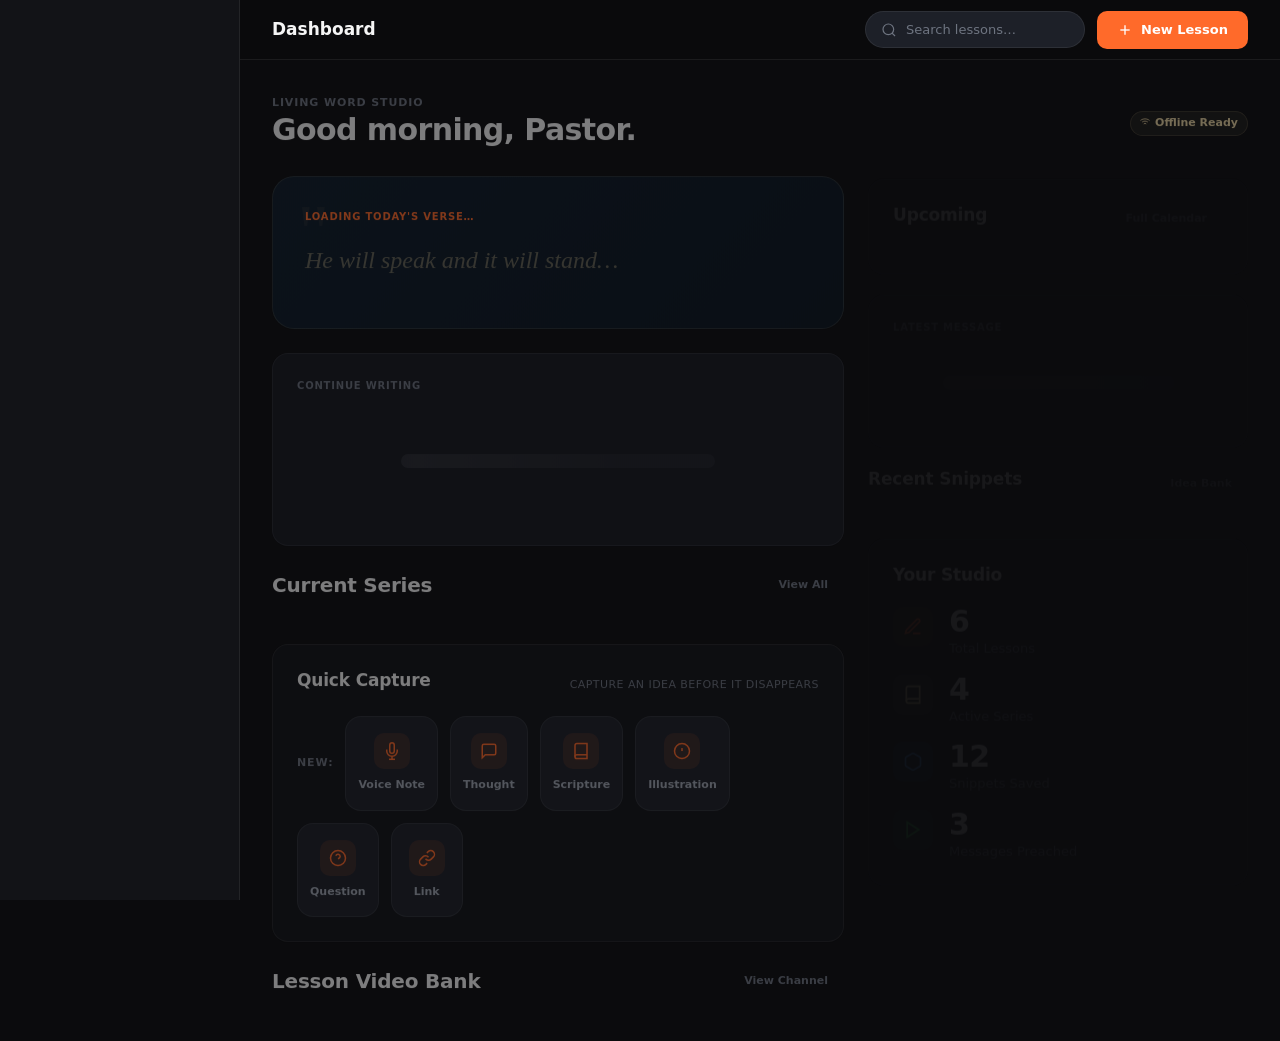
<file: index.html>
<!DOCTYPE html>
<html lang="en">
<head>
  <meta charset="UTF-8">
  <meta http-equiv="refresh" content="0; url=dashboard.html">
  <title>Living Word Studio</title>
</head>
<body>
  <p>Redirecting to <a href="dashboard.html">Living Word Studio</a>…</p>
</body>
</html>
</file>
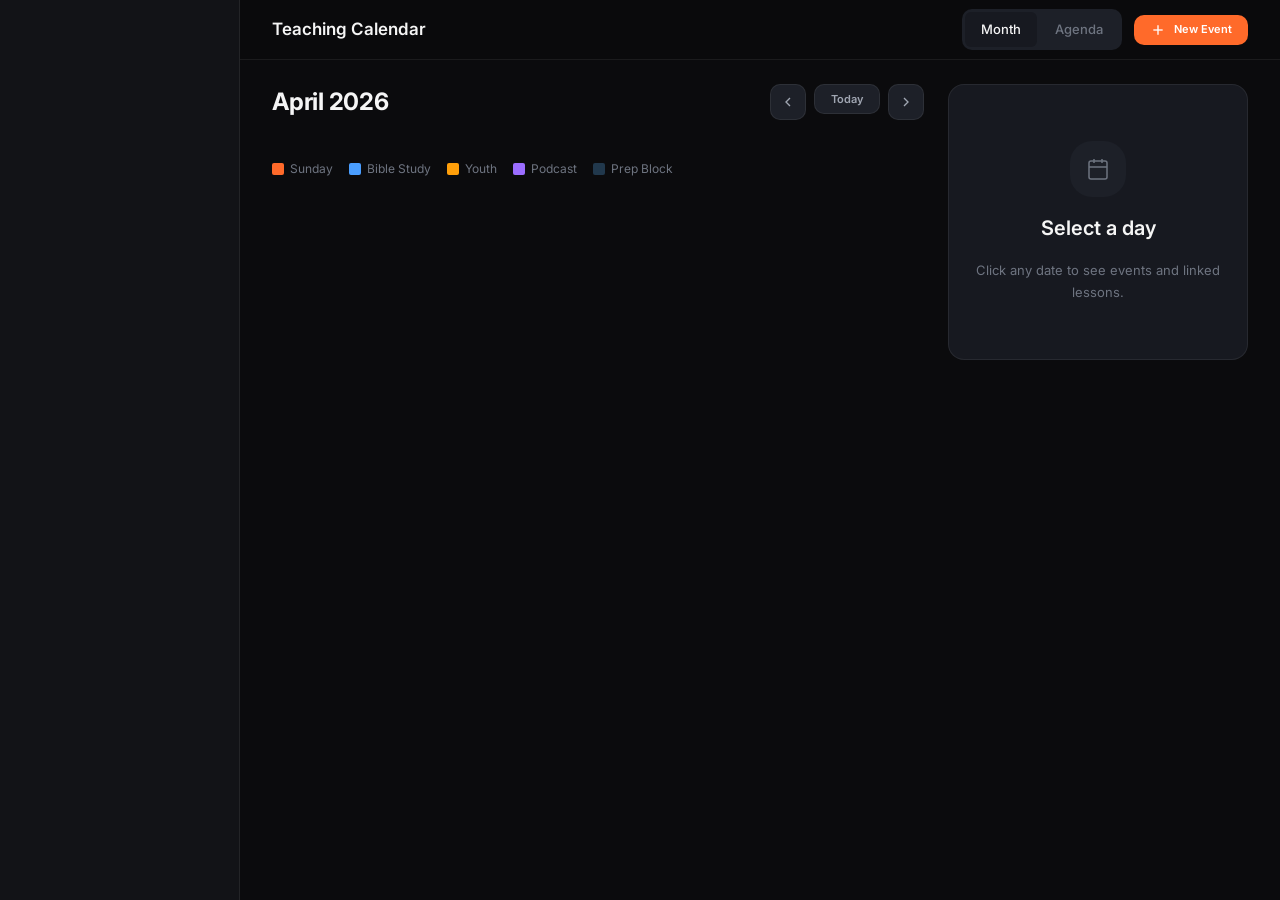
<file: calendar.html>
<!DOCTYPE html>
<html lang="en">
<head>
  <meta charset="UTF-8">
  <meta name="viewport" content="width=device-width, initial-scale=1.0">
  <title>Calendar | Living Word Studio</title>
  <link rel="icon" href="assets/images/favicon.svg" type="image/svg+xml">
  <link rel="stylesheet" href="assets/css/variables.css">
  <link rel="stylesheet" href="assets/css/base.css">
  <link rel="stylesheet" href="assets/css/layout.css">
  <link rel="stylesheet" href="assets/css/components.css">
  <link rel="stylesheet" href="assets/css/pages.css">
  <link rel="stylesheet" href="assets/css/responsive.css">
</head>
<body>
<div class="app-wrapper">
  <aside id="sidebar" class="sidebar"></aside>

  <main class="main-content">

    <header class="page-header">
      <div class="page-header-title">Teaching Calendar</div>
      <div class="page-header-actions">
        <div class="cal-view-tabs">
          <div class="cal-view-tab active" data-view="month">Month</div>
          <div class="cal-view-tab" data-view="agenda">Agenda</div>
        </div>
        <button class="btn btn--primary btn--sm" onclick="LWSUtils.toast('New event modal — coming soon','default')">
          <svg width="13" height="13" viewBox="0 0 24 24" fill="none" stroke="currentColor" stroke-width="2"><line x1="12" y1="5" x2="12" y2="19"/><line x1="5" y1="12" x2="19" y2="12"/></svg>
          New Event
        </button>
      </div>
    </header>

    <div class="page-body page-body--full" style="padding:var(--sp-6) var(--sp-8);">

      <div class="calendar-layout">

        <!-- Left: Calendar -->
        <div>
          <!-- Month navigation -->
          <div class="cal-nav">
            <div class="cal-nav-month" id="cal-month-label">April 2026</div>
            <div style="display:flex;gap:8px;">
              <button class="btn btn--secondary btn--icon btn--sm" id="cal-prev" aria-label="Previous month">
                <svg viewBox="0 0 24 24" fill="none" stroke="currentColor" stroke-width="2" width="14" height="14"><polyline points="15 18 9 12 15 6"/></svg>
              </button>
              <button class="btn btn--secondary btn--sm" onclick="goToToday()">Today</button>
              <button class="btn btn--secondary btn--icon btn--sm" id="cal-next" aria-label="Next month">
                <svg viewBox="0 0 24 24" fill="none" stroke="currentColor" stroke-width="2" width="14" height="14"><polyline points="9 18 15 12 9 6"/></svg>
              </button>
            </div>
          </div>

          <!-- Month view -->
          <div id="month-view">
            <div class="cal-month-grid" id="month-grid">
              <!-- Rendered by calendar.js -->
            </div>
          </div>

          <!-- Agenda view (hidden by default) -->
          <div id="agenda-view" style="display:none;">
            <div id="agenda-list">
              <!-- Rendered by calendar.js -->
            </div>
          </div>

          <!-- Event type legend -->
          <div style="display:flex;gap:16px;flex-wrap:wrap;margin-top:20px;">
            <div style="display:flex;align-items:center;gap:6px;font-size:12px;color:var(--text-muted);">
              <span style="width:12px;height:12px;border-radius:2px;background:var(--accent-orange);flex-shrink:0;"></span>Sunday
            </div>
            <div style="display:flex;align-items:center;gap:6px;font-size:12px;color:var(--text-muted);">
              <span style="width:12px;height:12px;border-radius:2px;background:var(--status-progress);flex-shrink:0;"></span>Bible Study
            </div>
            <div style="display:flex;align-items:center;gap:6px;font-size:12px;color:var(--text-muted);">
              <span style="width:12px;height:12px;border-radius:2px;background:#FF9F0A;flex-shrink:0;"></span>Youth
            </div>
            <div style="display:flex;align-items:center;gap:6px;font-size:12px;color:var(--text-muted);">
              <span style="width:12px;height:12px;border-radius:2px;background:var(--status-preached);flex-shrink:0;"></span>Podcast
            </div>
            <div style="display:flex;align-items:center;gap:6px;font-size:12px;color:var(--text-muted);">
              <span style="width:12px;height:12px;border-radius:2px;background:var(--accent-water-soft);flex-shrink:0;"></span>Prep Block
            </div>
          </div>
        </div>

        <!-- Right: Event Detail -->
        <div>
          <div class="card" id="event-detail-panel" style="position:sticky;top:calc(var(--topbar-h) + 24px);">
            <div class="empty-state" style="padding:32px 0;">
              <div class="empty-icon">
                <svg viewBox="0 0 24 24" fill="none" stroke="currentColor" stroke-width="1.5" width="24" height="24"><rect x="3" y="4" width="18" height="18" rx="2"/><line x1="16" y1="2" x2="16" y2="6"/><line x1="8" y1="2" x2="8" y2="6"/><line x1="3" y1="10" x2="21" y2="10"/></svg>
              </div>
              <div class="empty-title">Select a day</div>
              <div class="empty-desc">Click any date to see events and linked lessons.</div>
            </div>
          </div>
        </div>

      </div>
    </div>

    <div class="mobile-nav-spacer"></div>
  </main>

  <nav id="mobile-nav" class="mobile-nav"></nav>
</div>

<script>
function goToToday() {
  const today = new Date();
  window._currentYear  = today.getFullYear();
  window._currentMonth = today.getMonth();
  if (typeof updateMonthGrid === 'function') updateMonthGrid();
  selectCalDay(LWSUtils.todayStr());
}
</script>
<script src="assets/js/utils.js"></script>
<script src="assets/js/app.js"></script>
<script src="assets/js/navigation.js"></script>
<script src="assets/js/calendar.js"></script>
</body>
</html>
</file>
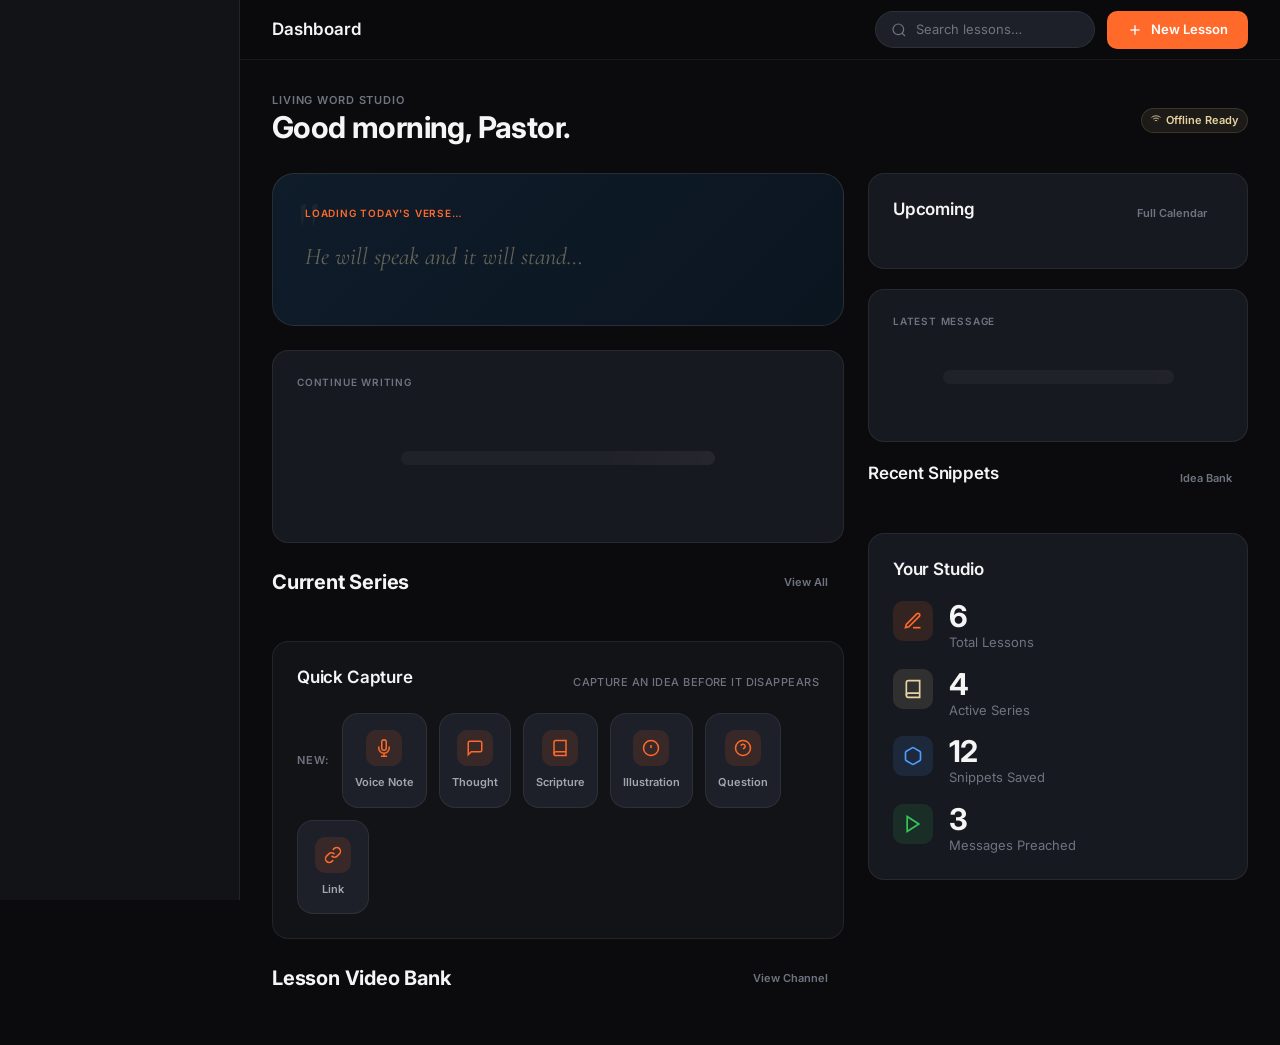
<file: dashboard.html>
<!DOCTYPE html>
<html lang="en">
<head>
  <meta charset="UTF-8">
  <meta name="viewport" content="width=device-width, initial-scale=1.0">
  <title>Dashboard | Living Word Studio</title>
  <link rel="icon" href="assets/images/favicon.svg" type="image/svg+xml">
  <link rel="stylesheet" href="assets/css/variables.css">
  <link rel="stylesheet" href="assets/css/base.css">
  <link rel="stylesheet" href="assets/css/layout.css">
  <link rel="stylesheet" href="assets/css/components.css">
  <link rel="stylesheet" href="assets/css/pages.css">
  <link rel="stylesheet" href="assets/css/responsive.css">
</head>
<body>
<div class="app-wrapper">

  <!-- Sidebar -->
  <aside id="sidebar" class="sidebar"></aside>

  <!-- Main -->
  <main class="main-content">

    <!-- Top Bar -->
    <header class="page-header">
      <div>
        <div class="page-header-title">Dashboard</div>
      </div>
      <div class="page-header-actions">
        <!-- Search -->
        <div class="search-bar" style="width:220px;">
          <svg class="search-icon" viewBox="0 0 24 24" fill="none" stroke="currentColor" stroke-width="1.8"><circle cx="11" cy="11" r="8"/><line x1="21" y1="21" x2="16.65" y2="16.65"/></svg>
          <input type="text" placeholder="Search lessons…" aria-label="Search">
        </div>
        <button class="btn btn--primary" onclick="window.location.href='lesson-builder.html'">
          <svg width="14" height="14" viewBox="0 0 24 24" fill="none" stroke="currentColor" stroke-width="2"><line x1="12" y1="5" x2="12" y2="19"/><line x1="5" y1="12" x2="19" y2="12"/></svg>
          New Lesson
        </button>
      </div>
    </header>

    <!-- Page Body -->
    <div class="page-body">

      <!-- Greeting -->
      <div class="greeting-bar animate-fade-in">
        <div class="greeting-text">
          <div class="greeting-line1">Living Word Studio</div>
          <div class="greeting-line2" id="greeting-text">Good morning, Pastor.</div>
          <div class="greeting-date" id="greeting-date"></div>
        </div>
        <div style="display:flex;gap:10px;align-items:center;">
          <span class="offline-chip">
            <svg viewBox="0 0 24 24" fill="none" stroke="currentColor" stroke-width="2"><path d="M1 6s4-4 11-4 11 4 11 4"/><path d="M5 10s2.5-2.5 7-2.5 7 2.5 7 2.5"/><path d="M9 14s1-1 3-1 3 1 3 1"/><line x1="12" y1="19" x2="12.01" y2="19"/></svg>
            Offline Ready
          </span>
        </div>
      </div>

      <!-- Dashboard Grid -->
      <div class="dashboard-grid">

        <!-- MAIN COLUMN -->
        <div class="dashboard-main">

          <!-- Daily Verse -->
          <div class="verse-card animate-fade-in" id="daily-verse-card">
            <div class="verse-theme">Loading today's verse…</div>
            <div class="verse-text" style="opacity:0.4;">He will speak and it will stand…</div>
          </div>

          <!-- Continue Writing -->
          <div class="card card--clickable animate-fade-in" id="continue-card">
            <div class="card-eyebrow">Continue Writing</div>
            <div style="height:120px;display:flex;align-items:center;justify-content:center;">
              <div class="skeleton skeleton-text" style="width:60%"></div>
            </div>
          </div>

          <!-- Current Series -->
          <div class="animate-fade-in">
            <div class="section-header">
              <div class="section-title">Current Series</div>
              <a href="library.html" class="btn btn--ghost btn--sm">View All</a>
            </div>
            <div class="series-grid" id="series-grid">
              <!-- Rendered by dashboard.js -->
            </div>
          </div>

          <!-- Quick Capture -->
          <div class="card card--flat animate-fade-in">
            <div class="section-header" style="margin-bottom:16px;">
              <div class="card-title">Quick Capture</div>
              <span class="text-meta">Capture an idea before it disappears</span>
            </div>
            <div class="quick-capture">
              <span class="quick-capture-label">New:</span>
              <button class="quick-action qa-btn" data-type="Voice Note">
                <div class="qa-icon"><svg viewBox="0 0 24 24" fill="none" stroke="currentColor" stroke-width="2" width="18" height="18"><path d="M12 1a3 3 0 0 0-3 3v8a3 3 0 0 0 6 0V4a3 3 0 0 0-3-3z"/><path d="M19 10v2a7 7 0 0 1-14 0v-2"/><line x1="12" y1="19" x2="12" y2="23"/><line x1="8" y1="23" x2="16" y2="23"/></svg></div>
                <div class="qa-label">Voice Note</div>
              </button>
              <button class="quick-action qa-btn" data-type="Quick Thought">
                <div class="qa-icon"><svg viewBox="0 0 24 24" fill="none" stroke="currentColor" stroke-width="2" width="18" height="18"><path d="M21 15a2 2 0 0 1-2 2H7l-4 4V5a2 2 0 0 1 2-2h14a2 2 0 0 1 2 2z"/></svg></div>
                <div class="qa-label">Thought</div>
              </button>
              <button class="quick-action qa-btn" data-type="Scripture">
                <div class="qa-icon"><svg viewBox="0 0 24 24" fill="none" stroke="currentColor" stroke-width="2" width="18" height="18"><path d="M4 19.5A2.5 2.5 0 0 1 6.5 17H20"/><path d="M6.5 2H20v20H6.5A2.5 2.5 0 0 1 4 19.5v-15A2.5 2.5 0 0 1 6.5 2z"/></svg></div>
                <div class="qa-label">Scripture</div>
              </button>
              <button class="quick-action qa-btn" data-type="Illustration">
                <div class="qa-icon"><svg viewBox="0 0 24 24" fill="none" stroke="currentColor" stroke-width="2" width="18" height="18"><circle cx="12" cy="12" r="10"/><line x1="12" y1="8" x2="12" y2="12"/><line x1="12" y1="16" x2="12.01" y2="16"/></svg></div>
                <div class="qa-label">Illustration</div>
              </button>
              <button class="quick-action qa-btn" data-type="Question">
                <div class="qa-icon"><svg viewBox="0 0 24 24" fill="none" stroke="currentColor" stroke-width="2" width="18" height="18"><circle cx="12" cy="12" r="10"/><path d="M9.09 9a3 3 0 0 1 5.83 1c0 2-3 3-3 3"/><line x1="12" y1="17" x2="12.01" y2="17"/></svg></div>
                <div class="qa-label">Question</div>
              </button>
              <button class="quick-action qa-btn" data-type="Link">
                <div class="qa-icon"><svg viewBox="0 0 24 24" fill="none" stroke="currentColor" stroke-width="2" width="18" height="18"><path d="M10 13a5 5 0 0 0 7.54.54l3-3a5 5 0 0 0-7.07-7.07l-1.72 1.71"/><path d="M14 11a5 5 0 0 0-7.54-.54l-3 3a5 5 0 0 0 7.07 7.07l1.71-1.71"/></svg></div>
                <div class="qa-label">Link</div>
              </button>
            </div>
          </div>

          <!-- Video Bank -->
          <div class="animate-fade-in">
            <div class="section-header">
              <div class="section-title">Lesson Video Bank</div>
              <a href="#" class="btn btn--ghost btn--sm" onclick="LWSUtils.toast('YouTube sync coming soon','default')">View Channel</a>
            </div>
            <div class="video-grid" id="video-grid">
              <!-- Rendered by dashboard.js -->
            </div>
          </div>

        </div>

        <!-- SIDE COLUMN -->
        <div class="dashboard-side">

          <!-- Calendar Preview -->
          <div class="card animate-fade-in">
            <div class="section-header" style="margin-bottom:16px;">
              <div class="card-title">Upcoming</div>
              <a href="calendar.html" class="btn btn--ghost btn--sm">Full Calendar</a>
            </div>
            <div id="calendar-preview" style="display:flex;flex-direction:column;gap:8px;">
              <!-- Rendered by dashboard.js -->
            </div>
          </div>

          <!-- Latest Message -->
          <div class="card animate-fade-in" id="latest-message">
            <div class="card-eyebrow">Latest Message</div>
            <div style="height:80px;display:flex;align-items:center;justify-content:center;">
              <div class="skeleton skeleton-text" style="width:70%"></div>
            </div>
          </div>

          <!-- Recent Snippets -->
          <div class="animate-fade-in">
            <div class="section-header">
              <div class="card-title">Recent Snippets</div>
              <a href="snippets.html" class="btn btn--ghost btn--sm">Idea Bank</a>
            </div>
            <div id="snippets-preview" style="display:flex;flex-direction:column;gap:10px;">
              <!-- Rendered by dashboard.js -->
            </div>
          </div>

          <!-- Stats Widget -->
          <div class="card animate-fade-in">
            <div class="card-title" style="margin-bottom:20px;">Your Studio</div>
            <div style="display:flex;flex-direction:column;gap:16px;">
              <div class="stat-widget">
                <div class="stat-icon stat-icon--orange">
                  <svg viewBox="0 0 24 24" fill="none" stroke="currentColor" stroke-width="2"><path d="M12 20h9"/><path d="M16.5 3.5a2.121 2.121 0 0 1 3 3L7 19l-4 1 1-4L16.5 3.5z"/></svg>
                </div>
                <div>
                  <div class="stat-value">6</div>
                  <div class="stat-label">Total Lessons</div>
                </div>
              </div>
              <div class="stat-widget">
                <div class="stat-icon stat-icon--gold">
                  <svg viewBox="0 0 24 24" fill="none" stroke="currentColor" stroke-width="2"><path d="M4 19.5A2.5 2.5 0 0 1 6.5 17H20"/><path d="M6.5 2H20v20H6.5A2.5 2.5 0 0 1 4 19.5v-15A2.5 2.5 0 0 1 6.5 2z"/></svg>
                </div>
                <div>
                  <div class="stat-value">4</div>
                  <div class="stat-label">Active Series</div>
                </div>
              </div>
              <div class="stat-widget">
                <div class="stat-icon stat-icon--blue">
                  <svg viewBox="0 0 24 24" fill="none" stroke="currentColor" stroke-width="2"><path d="M21 16V8a2 2 0 0 0-1-1.73l-7-4a2 2 0 0 0-2 0l-7 4A2 2 0 0 0 3 8v8a2 2 0 0 0 1 1.73l7 4a2 2 0 0 0 2 0l7-4A2 2 0 0 0 21 16z"/></svg>
                </div>
                <div>
                  <div class="stat-value">12</div>
                  <div class="stat-label">Snippets Saved</div>
                </div>
              </div>
              <div class="stat-widget">
                <div class="stat-icon stat-icon--green">
                  <svg viewBox="0 0 24 24" fill="none" stroke="currentColor" stroke-width="2"><polygon points="5 3 19 12 5 21 5 3"/></svg>
                </div>
                <div>
                  <div class="stat-value">3</div>
                  <div class="stat-label">Messages Preached</div>
                </div>
              </div>
            </div>
          </div>

        </div>
      </div>
    </div><!-- /page-body -->
    <div class="mobile-nav-spacer"></div>
  </main>

  <!-- Mobile Nav -->
  <nav id="mobile-nav" class="mobile-nav"></nav>
</div>

<script src="assets/js/utils.js"></script>
<script src="assets/js/app.js"></script>
<script src="assets/js/navigation.js"></script>
<script src="assets/js/dashboard.js"></script>
</body>
</html>
</file>
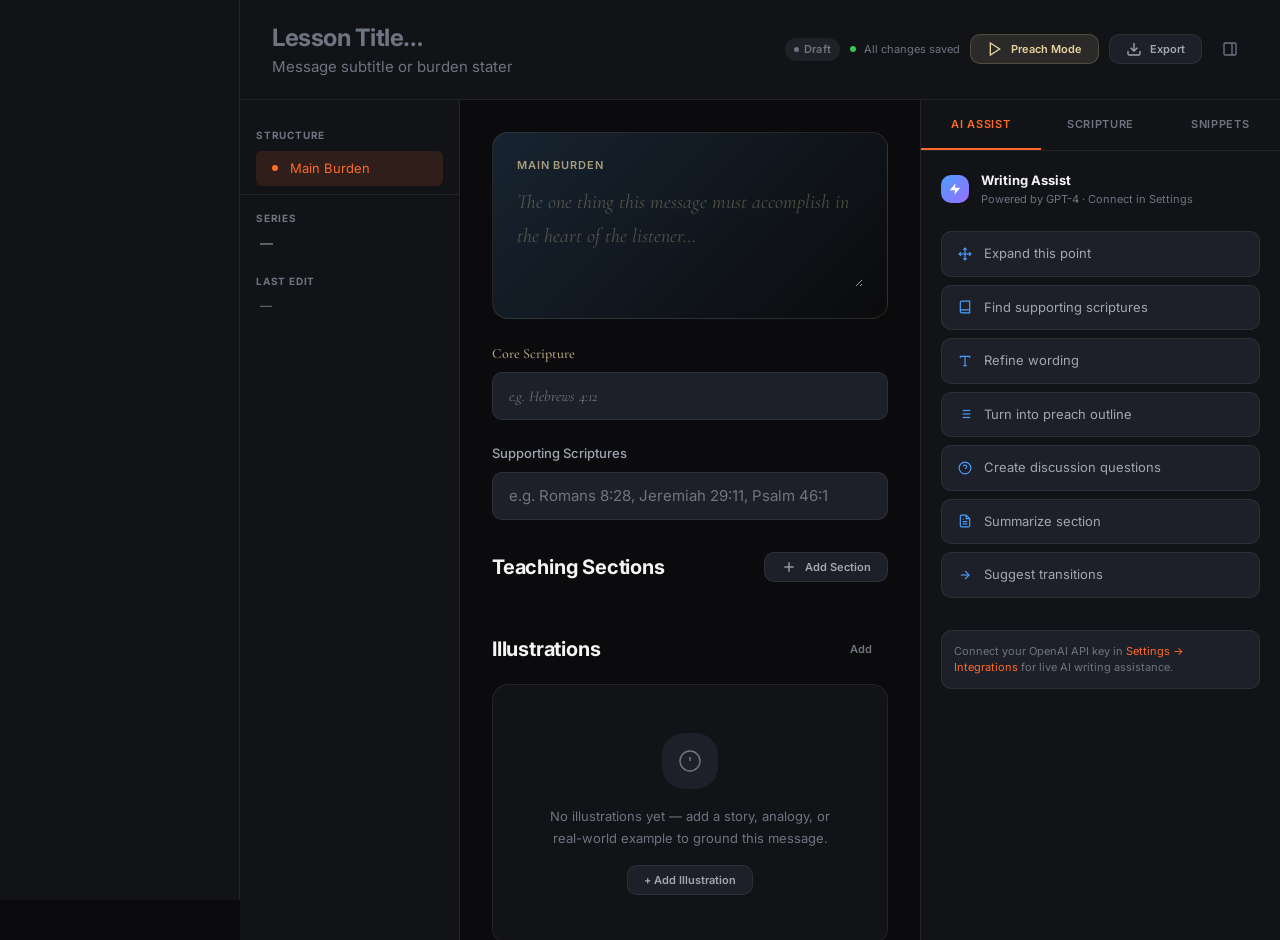
<file: lesson-builder.html>
<!DOCTYPE html>
<html lang="en">
<head>
  <meta charset="UTF-8">
  <meta name="viewport" content="width=device-width, initial-scale=1.0">
  <title>Lesson Builder | Living Word Studio</title>
  <link rel="icon" href="assets/images/favicon.svg" type="image/svg+xml">
  <link rel="stylesheet" href="assets/css/variables.css">
  <link rel="stylesheet" href="assets/css/base.css">
  <link rel="stylesheet" href="assets/css/layout.css">
  <link rel="stylesheet" href="assets/css/components.css">
  <link rel="stylesheet" href="assets/css/pages.css">
  <link rel="stylesheet" href="assets/css/responsive.css">
</head>
<body>
<div class="app-wrapper">

  <!-- Sidebar -->
  <aside id="sidebar" class="sidebar"></aside>

  <!-- Main -->
  <main class="main-content">

    <!-- Lesson Meta Bar -->
    <div class="lesson-meta-bar">
      <div style="flex:1;min-width:0;">
        <input id="lesson-title" class="lesson-title-input" type="text" placeholder="Lesson Title…" aria-label="Lesson title">
        <input id="lesson-subtitle" class="lesson-subtitle-input" type="text" placeholder="Message subtitle or burden statement…" aria-label="Lesson subtitle">
      </div>
      <div style="display:flex;align-items:center;gap:10px;flex-shrink:0;flex-wrap:wrap;">
        <span id="lesson-status-badge" class="badge badge--draft">Draft</span>
        <div id="autosave-indicator" class="autosave-indicator">
          <span class="dot"></span>
          <span class="as-text">All changes saved</span>
        </div>
        <a href="preach-mode.html" class="btn btn--gold btn--sm">
          <svg width="14" height="14" viewBox="0 0 24 24" fill="none" stroke="currentColor" stroke-width="2"><polygon points="5 3 19 12 5 21 5 3"/></svg>
          Preach Mode
        </a>
        <div style="position:relative;">
          <button class="btn btn--secondary btn--sm" id="export-menu-btn" onclick="toggleExportMenu()">
            <svg width="12" height="12" viewBox="0 0 24 24" fill="none" stroke="currentColor" stroke-width="2"><path d="M21 15v4a2 2 0 0 1-2 2H5a2 2 0 0 1-2-2v-4"/><polyline points="7 10 12 15 17 10"/><line x1="12" y1="15" x2="12" y2="3"/></svg>
            Export
          </button>
          <div id="export-menu" style="display:none;position:absolute;top:calc(100% + 6px);right:0;background:var(--bg-elevated);border:1px solid var(--border-soft);border-radius:var(--radius-md);padding:6px;min-width:180px;z-index:50;">
            <button class="ai-action-btn" style="width:100%;" data-export="Full Lesson PDF">Full Lesson PDF</button>
            <button class="ai-action-btn" style="width:100%;" data-export="Preach Outline PDF">Preach Outline PDF</button>
            <button class="ai-action-btn" style="width:100%;" data-export="Handout PDF">Handout PDF</button>
            <div class="divider" style="margin:6px 0;"></div>
            <button class="ai-action-btn" style="width:100%;" data-export="Export to Notion">
              <span style="font-weight:800;font-size:12px;">N</span> Export to Notion
            </button>
          </div>
        </div>
        <button class="btn btn--ghost btn--icon" id="panel-toggle" aria-label="Toggle AI panel" aria-expanded="true">
          <svg width="16" height="16" viewBox="0 0 24 24" fill="none" stroke="currentColor" stroke-width="2"><rect x="3" y="3" width="18" height="18" rx="2"/><line x1="15" y1="3" x2="15" y2="21"/></svg>
        </button>
      </div>
    </div>

    <!-- Split Layout -->
    <div class="split-layout">

      <!-- Left: Structure Nav -->
      <aside class="split-sidebar">
        <div style="padding:12px 8px 8px;border-bottom:1px solid var(--border-soft);">
          <div style="font-size:10px;font-weight:700;text-transform:uppercase;letter-spacing:0.08em;color:var(--text-muted);padding:0 8px;margin-bottom:8px;">Structure</div>
          <div id="structure-nav">
            <!-- Rendered by lesson-builder.js -->
            <div class="structure-nav-item active">
              <span class="sni-dot"></span>
              <span class="sni-label">Main Burden</span>
            </div>
          </div>
        </div>
        <div style="padding:16px 8px 8px;">
          <div style="font-size:10px;font-weight:700;text-transform:uppercase;letter-spacing:0.08em;color:var(--text-muted);padding:0 8px;margin-bottom:8px;">Series</div>
          <div id="lesson-series" style="font-size:13px;color:var(--text-secondary);padding:0 12px;">—</div>
        </div>
        <div style="padding:12px 8px;">
          <div style="font-size:10px;font-weight:700;text-transform:uppercase;letter-spacing:0.08em;color:var(--text-muted);padding:0 8px;margin-bottom:8px;">Last Edit</div>
          <div id="linked-event" style="font-size:12px;color:var(--text-muted);padding:0 12px;">—</div>
        </div>
      </aside>

      <!-- Center: Writing Area -->
      <div class="split-main" id="lesson-main">

        <!-- Main Burden Box -->
        <div id="section-burden" style="margin-bottom:24px;">
          <div class="burden-box">
            <div class="burden-label">Main Burden</div>
            <textarea id="lesson-burden" class="burden-text" rows="3"
              placeholder="The one thing this message must accomplish in the heart of the listener…"></textarea>
          </div>
        </div>

        <!-- Core Scripture -->
        <div style="margin-bottom:24px;">
          <div class="form-group">
            <label class="form-label" style="font-family:var(--font-serif);font-size:14px;color:var(--accent-gold);opacity:0.8;">Core Scripture</label>
            <input id="core-scripture" class="scripture-ref-input form-input" type="text" placeholder="e.g. Hebrews 4:12">
          </div>
        </div>

        <!-- Supporting Scriptures -->
        <div style="margin-bottom:32px;">
          <div class="form-group">
            <label class="form-label">Supporting Scriptures</label>
            <input id="supporting-scriptures" class="form-input" type="text" placeholder="e.g. Romans 8:28, Jeremiah 29:11, Psalm 46:1">
          </div>
        </div>

        <!-- Teaching Sections -->
        <div id="section-intro" style="margin-bottom:16px;">
          <div class="section-header">
            <div class="section-title">Teaching Sections</div>
            <button class="btn btn--secondary btn--sm" onclick="LWSUtils.toast('New section added','success')">
              <svg width="12" height="12" viewBox="0 0 24 24" fill="none" stroke="currentColor" stroke-width="2"><line x1="12" y1="5" x2="12" y2="19"/><line x1="5" y1="12" x2="19" y2="12"/></svg>
              Add Section
            </button>
          </div>
        </div>

        <div id="lesson-sections" style="display:flex;flex-direction:column;gap:16px;">
          <!-- Rendered by lesson-builder.js -->
        </div>

        <!-- Illustrations -->
        <div style="margin-top:32px;margin-bottom:16px;">
          <div class="section-header">
            <div class="section-title">Illustrations</div>
            <button class="btn btn--ghost btn--sm" onclick="LWSUtils.toast('Add illustration','default')">Add</button>
          </div>
          <div class="card card--flat">
            <div class="empty-state" style="padding:24px 0;">
              <div class="empty-icon">
                <svg viewBox="0 0 24 24" fill="none" stroke="currentColor" stroke-width="1.5" width="22" height="22"><circle cx="12" cy="12" r="10"/><line x1="12" y1="8" x2="12" y2="12"/><line x1="12" y1="16" x2="12.01" y2="16"/></svg>
              </div>
              <div class="empty-desc" style="font-size:13px;">No illustrations yet — add a story, analogy, or real-world example to ground this message.</div>
              <button class="btn btn--secondary btn--sm" onclick="LWSUtils.toast('Illustration modal coming','default')">+ Add Illustration</button>
            </div>
          </div>
        </div>

        <!-- Applications -->
        <div style="margin-bottom:32px;" id="section-application">
          <div class="section-header"><div class="section-title">Applications</div></div>
          <div class="card">
            <div class="form-group">
              <label class="form-label">Practical Application Points</label>
              <textarea class="form-textarea" placeholder="What do you want the listener to DO this week? Be specific. Be actionable." rows="4"></textarea>
            </div>
            <div style="margin-top:12px;" class="tags-row">
              <span class="tag active">Practical</span>
              <span class="tag">This Week</span>
              <span class="tag">Challenge</span>
              <button class="btn btn--ghost btn--sm">+ Tag</button>
            </div>
          </div>
        </div>

        <!-- Closing Charge -->
        <div style="margin-bottom:32px;" id="section-closing">
          <div class="section-header"><div class="section-title">Closing Charge</div></div>
          <div class="card card--water">
            <textarea class="burden-text" placeholder="End with the charge. The call. The line they will carry home." rows="3" style="color:var(--text-primary);"></textarea>
          </div>
        </div>

        <!-- Notes / Overflow -->
        <div style="margin-bottom:80px;" id="section-notes">
          <div class="section-header"><div class="section-title">Notes / Overflow</div></div>
          <div class="card card--flat">
            <textarea class="form-textarea" placeholder="Overflow thoughts, future angles, research to revisit…" rows="6"></textarea>
          </div>
        </div>

        <div class="mobile-nav-spacer"></div>
      </div>

      <!-- Right: AI / Tools Panel -->
      <aside class="split-panel" id="right-panel">

        <!-- Panel Tabs -->
        <div class="panel-tabs">
          <div class="panel-tab active" data-panel="ai">AI Assist</div>
          <div class="panel-tab" data-panel="scripture">Scripture</div>
          <div class="panel-tab" data-panel="snippets">Snippets</div>
        </div>

        <!-- AI Panel -->
        <div id="panel-ai" class="panel-content">
          <div class="ai-panel">
            <div class="ai-panel-header">
              <div class="ai-chip">
                <svg viewBox="0 0 24 24" fill="white" width="14" height="14"><polygon points="13 2 3 14 12 14 11 22 21 10 12 10 13 2"/></svg>
              </div>
              <div>
                <div class="ai-panel-title">Writing Assist</div>
                <div class="ai-panel-sub">Powered by GPT-4 · Connect in Settings</div>
              </div>
            </div>

            <div class="ai-action-list">
              <button class="ai-action-btn" data-action="expand">
                <svg viewBox="0 0 24 24" fill="none" stroke="currentColor" stroke-width="2"><polyline points="5 9 2 12 5 15"/><polyline points="9 5 12 2 15 5"/><polyline points="15 19 12 22 9 19"/><polyline points="19 9 22 12 19 15"/><line x1="2" y1="12" x2="22" y2="12"/><line x1="12" y1="2" x2="12" y2="22"/></svg>
                Expand this point
              </button>
              <button class="ai-action-btn" data-action="scriptures">
                <svg viewBox="0 0 24 24" fill="none" stroke="currentColor" stroke-width="2"><path d="M4 19.5A2.5 2.5 0 0 1 6.5 17H20"/><path d="M6.5 2H20v20H6.5A2.5 2.5 0 0 1 4 19.5v-15A2.5 2.5 0 0 1 6.5 2z"/></svg>
                Find supporting scriptures
              </button>
              <button class="ai-action-btn" data-action="refine">
                <svg viewBox="0 0 24 24" fill="none" stroke="currentColor" stroke-width="2"><polyline points="4 7 4 4 20 4 20 7"/><line x1="9" y1="20" x2="15" y2="20"/><line x1="12" y1="4" x2="12" y2="20"/></svg>
                Refine wording
              </button>
              <button class="ai-action-btn" data-action="outline">
                <svg viewBox="0 0 24 24" fill="none" stroke="currentColor" stroke-width="2"><line x1="8" y1="6" x2="21" y2="6"/><line x1="8" y1="12" x2="21" y2="12"/><line x1="8" y1="18" x2="21" y2="18"/><line x1="3" y1="6" x2="3.01" y2="6"/><line x1="3" y1="12" x2="3.01" y2="12"/><line x1="3" y1="18" x2="3.01" y2="18"/></svg>
                Turn into preach outline
              </button>
              <button class="ai-action-btn" data-action="questions">
                <svg viewBox="0 0 24 24" fill="none" stroke="currentColor" stroke-width="2"><circle cx="12" cy="12" r="10"/><path d="M9.09 9a3 3 0 0 1 5.83 1c0 2-3 3-3 3"/><line x1="12" y1="17" x2="12.01" y2="17"/></svg>
                Create discussion questions
              </button>
              <button class="ai-action-btn" data-action="summarize">
                <svg viewBox="0 0 24 24" fill="none" stroke="currentColor" stroke-width="2"><path d="M14 2H6a2 2 0 0 0-2 2v16a2 2 0 0 0 2 2h12a2 2 0 0 0 2-2V8z"/><polyline points="14 2 14 8 20 8"/><line x1="16" y1="13" x2="8" y2="13"/><line x1="16" y1="17" x2="8" y2="17"/><polyline points="10 9 9 9 8 9"/></svg>
                Summarize section
              </button>
              <button class="ai-action-btn" data-action="transition">
                <svg viewBox="0 0 24 24" fill="none" stroke="currentColor" stroke-width="2"><path d="M5 12h14"/><path d="M12 5l7 7-7 7"/></svg>
                Suggest transitions
              </button>
            </div>

            <!-- AI Output -->
            <div id="ai-output" style="display:none;margin-top:12px;">
              <div style="background:rgba(74,158,255,0.06);border:1px solid rgba(74,158,255,0.15);border-radius:var(--radius-md);padding:14px;">
                <div class="ai-response-label" style="font-size:11px;font-weight:600;color:var(--status-progress);margin-bottom:8px;text-transform:uppercase;letter-spacing:0.06em;"></div>
                <div class="ai-response-text" style="font-size:13px;color:var(--text-secondary);line-height:1.65;white-space:pre-wrap;"></div>
              </div>
            </div>

            <!-- Connect OpenAI notice -->
            <div style="margin-top:16px;padding:12px;background:var(--bg-elevated);border-radius:var(--radius-md);border:1px solid var(--border-soft);">
              <div style="font-size:11px;color:var(--text-muted);line-height:1.5;">
                Connect your OpenAI API key in <a href="settings.html" style="color:var(--accent-orange);">Settings → Integrations</a> for live AI writing assistance.
              </div>
            </div>
          </div>
        </div>

        <!-- Scripture Panel -->
        <div id="panel-scripture" class="panel-content" style="display:none;">
          <div class="ai-panel">
            <div style="font-size:12px;font-weight:600;color:var(--text-muted);text-transform:uppercase;letter-spacing:0.06em;margin-bottom:12px;">Scripture Search</div>
            <div class="search-bar" style="margin-bottom:16px;">
              <svg class="search-icon" viewBox="0 0 24 24" fill="none" stroke="currentColor" stroke-width="1.8"><circle cx="11" cy="11" r="8"/><line x1="21" y1="21" x2="16.65" y2="16.65"/></svg>
              <input type="text" placeholder="Search scripture…">
            </div>

            <div style="font-size:11px;font-weight:600;color:var(--text-muted);text-transform:uppercase;letter-spacing:0.06em;margin-bottom:8px;">Linked Scriptures</div>
            <div id="panel-scripture-list" style="display:flex;flex-direction:column;gap:8px;">
              <!-- Rendered dynamically -->
            </div>
          </div>
        </div>

        <!-- Snippets Panel -->
        <div id="panel-snippets" class="panel-content" style="display:none;">
          <div class="ai-panel">
            <div style="font-size:12px;font-weight:600;color:var(--text-muted);text-transform:uppercase;letter-spacing:0.06em;margin-bottom:12px;">Insert Snippet</div>
            <div class="search-bar" style="margin-bottom:16px;">
              <svg class="search-icon" viewBox="0 0 24 24" fill="none" stroke="currentColor" stroke-width="1.8"><circle cx="11" cy="11" r="8"/><line x1="21" y1="21" x2="16.65" y2="16.65"/></svg>
              <input type="text" placeholder="Search snippets…">
            </div>
            <div style="text-align:center;padding:16px 0;">
              <a href="snippets.html" class="btn btn--secondary btn--sm">Open Idea Bank</a>
            </div>
          </div>
        </div>

      </aside>
    </div><!-- /split-layout -->

    <div class="mobile-nav-spacer"></div>
  </main>

  <nav id="mobile-nav" class="mobile-nav"></nav>
</div>

<script>
function toggleExportMenu() {
  const menu = document.getElementById('export-menu');
  if (menu) menu.style.display = menu.style.display === 'none' ? '' : 'none';
}
document.addEventListener('click', e => {
  const menu = document.getElementById('export-menu');
  const btn  = document.getElementById('export-menu-btn');
  if (menu && btn && !btn.contains(e.target) && !menu.contains(e.target)) {
    menu.style.display = 'none';
  }
});
</script>
<script src="assets/js/utils.js"></script>
<script src="assets/js/app.js"></script>
<script src="assets/js/navigation.js"></script>
<script src="assets/js/lesson-builder.js"></script>
</body>
</html>
</file>
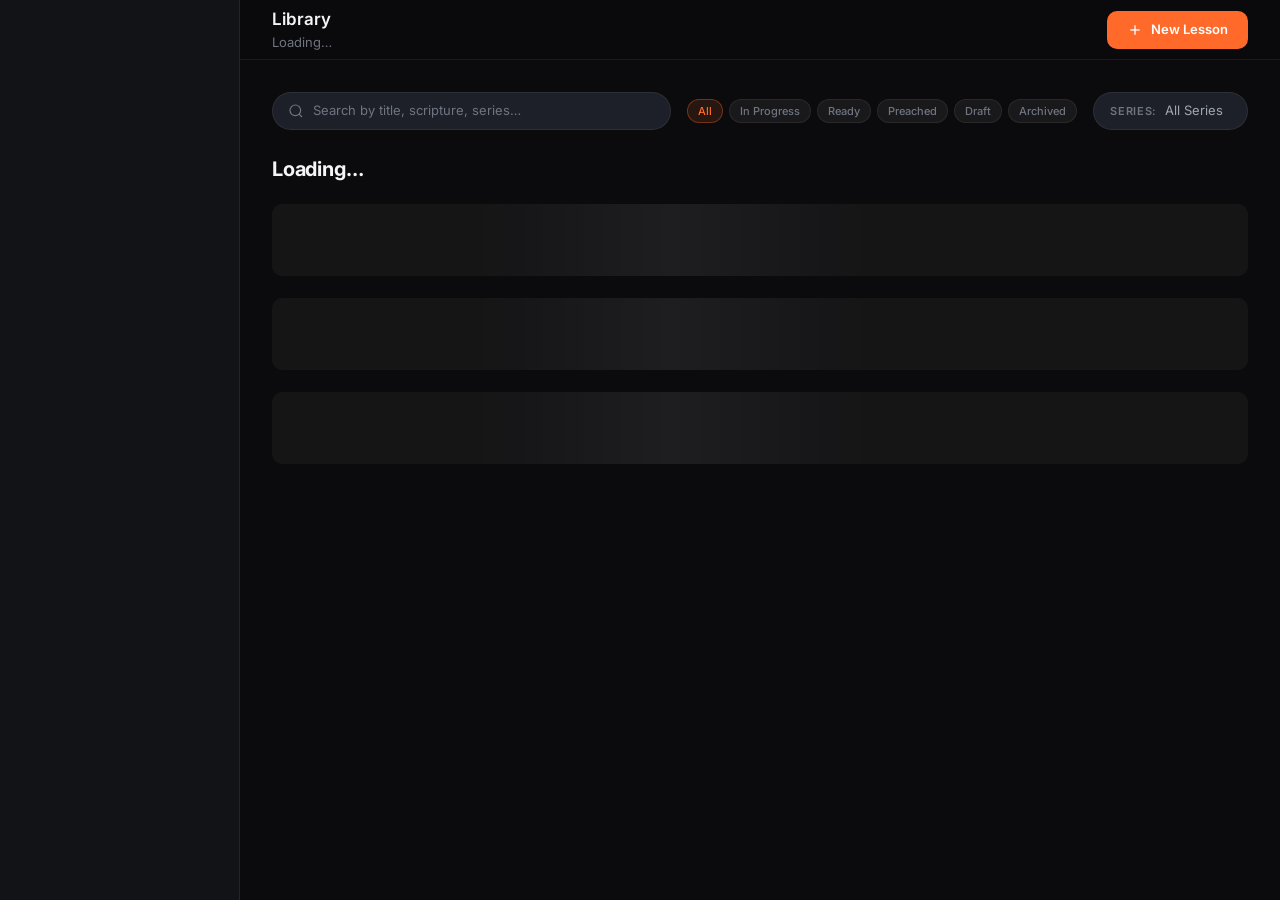
<file: library.html>
<!DOCTYPE html>
<html lang="en">
<head>
  <meta charset="UTF-8">
  <meta name="viewport" content="width=device-width, initial-scale=1.0">
  <title>Library | Living Word Studio</title>
  <link rel="icon" href="assets/images/favicon.svg" type="image/svg+xml">
  <link rel="stylesheet" href="assets/css/variables.css">
  <link rel="stylesheet" href="assets/css/base.css">
  <link rel="stylesheet" href="assets/css/layout.css">
  <link rel="stylesheet" href="assets/css/components.css">
  <link rel="stylesheet" href="assets/css/pages.css">
  <link rel="stylesheet" href="assets/css/responsive.css">
</head>
<body>
<div class="app-wrapper">
  <aside id="sidebar" class="sidebar"></aside>

  <main class="main-content">

    <header class="page-header">
      <div>
        <div class="page-header-title">Library</div>
        <div class="page-header-subtitle" id="lesson-count">Loading…</div>
      </div>
      <div class="page-header-actions">
        <a href="lesson-builder.html" class="btn btn--primary">
          <svg width="14" height="14" viewBox="0 0 24 24" fill="none" stroke="currentColor" stroke-width="2"><line x1="12" y1="5" x2="12" y2="19"/><line x1="5" y1="12" x2="19" y2="12"/></svg>
          New Lesson
        </a>
      </div>
    </header>

    <div class="page-body">

      <!-- Filters -->
      <div class="library-filters">
        <!-- Search -->
        <div class="search-bar">
          <svg class="search-icon" viewBox="0 0 24 24" fill="none" stroke="currentColor" stroke-width="1.8"><circle cx="11" cy="11" r="8"/><line x1="21" y1="21" x2="16.65" y2="16.65"/></svg>
          <input type="text" id="library-search" placeholder="Search by title, scripture, series…" aria-label="Search library">
        </div>

        <!-- Status filter pills -->
        <div style="display:flex;gap:6px;flex-wrap:wrap;">
          <button class="tag active" data-status-filter="all">All</button>
          <button class="tag" data-status-filter="in_progress">In Progress</button>
          <button class="tag" data-status-filter="ready">Ready</button>
          <button class="tag" data-status-filter="preached">Preached</button>
          <button class="tag" data-status-filter="draft">Draft</button>
          <button class="tag" data-status-filter="archived">Archived</button>
        </div>

        <!-- Series filter -->
        <div class="filter-group">
          <span class="filter-label">Series:</span>
          <select class="filter-select" id="lib-series-filter">
            <option value="all">All Series</option>
          </select>
        </div>
      </div>

      <!-- Content -->
      <div id="library-content">
        <!-- Rendered by library.js -->
        <div class="library-section">
          <div class="section-header">
            <div class="section-title">Loading…</div>
          </div>
          <div class="lessons-list">
            <div class="skeleton" style="height:72px;border-radius:var(--radius-md);"></div>
            <div class="skeleton" style="height:72px;border-radius:var(--radius-md);margin-top:10px;"></div>
            <div class="skeleton" style="height:72px;border-radius:var(--radius-md);margin-top:10px;"></div>
          </div>
        </div>
      </div>

    </div>

    <div class="mobile-nav-spacer"></div>
  </main>

  <nav id="mobile-nav" class="mobile-nav"></nav>
</div>

<script src="assets/js/utils.js"></script>
<script src="assets/js/app.js"></script>
<script src="assets/js/navigation.js"></script>
<script src="assets/js/library.js"></script>
</body>
</html>
</file>
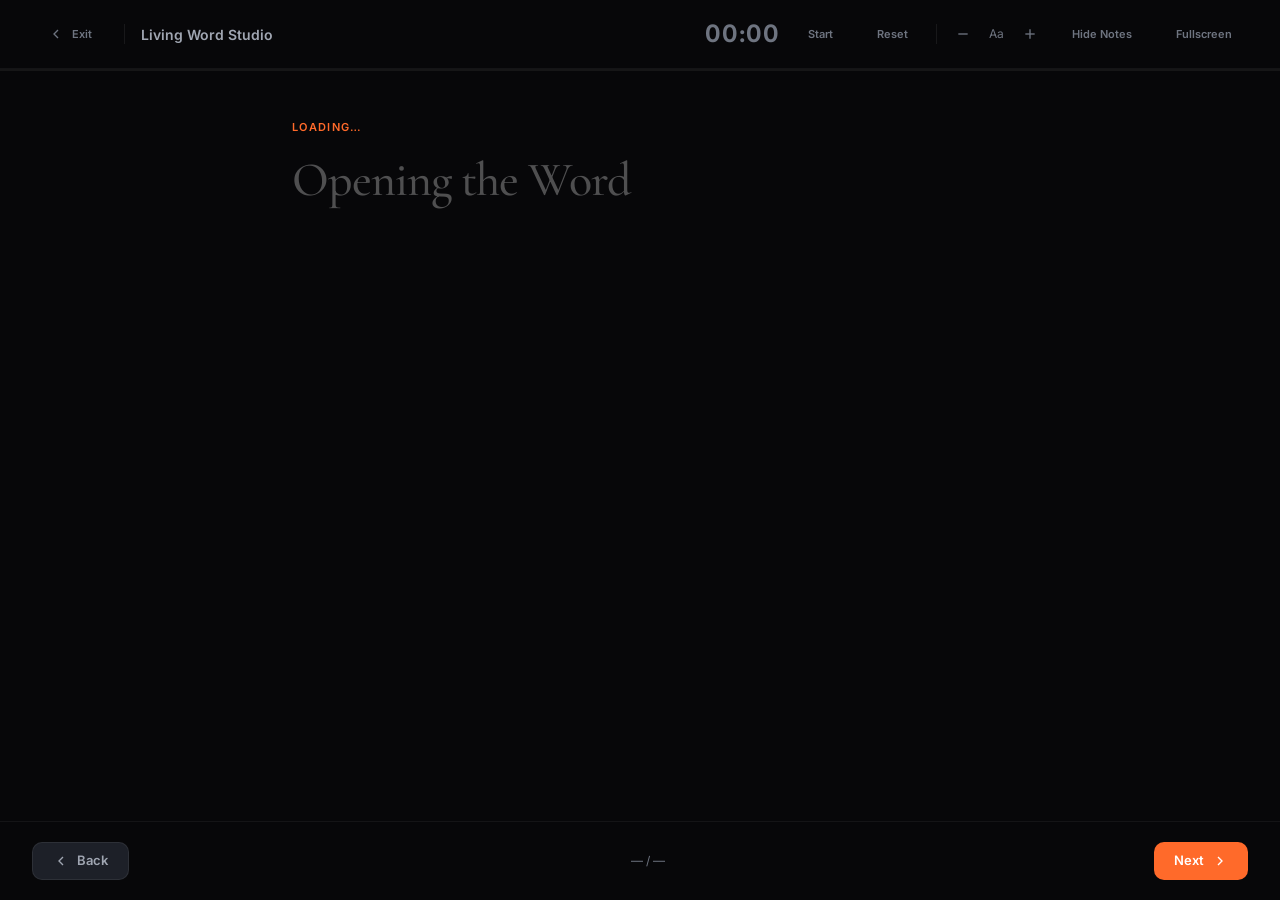
<file: preach-mode.html>
<!DOCTYPE html>
<html lang="en">
<head>
  <meta charset="UTF-8">
  <meta name="viewport" content="width=device-width, initial-scale=1.0, user-scalable=no">
  <title>Preach Mode | Living Word Studio</title>
  <link rel="icon" href="assets/images/favicon.svg" type="image/svg+xml">
  <link rel="stylesheet" href="assets/css/variables.css">
  <link rel="stylesheet" href="assets/css/base.css">
  <link rel="stylesheet" href="assets/css/layout.css">
  <link rel="stylesheet" href="assets/css/components.css">
  <link rel="stylesheet" href="assets/css/pages.css">
  <link rel="stylesheet" href="assets/css/responsive.css">
  <style>
    /* Override app shell for preach mode */
    body { overflow: hidden; }
    .app-wrapper { display: block; }
    .main-content { margin-left: 0 !important; }
    #sidebar, #mobile-nav { display: none !important; }
  </style>
</head>
<body>
<div class="app-wrapper">
  <main class="main-content preach-wrapper">

    <!-- Preach Topbar -->
    <div class="preach-topbar">
      <div style="display:flex;align-items:center;gap:16px;">
        <a href="lesson-builder.html" id="preach-exit" class="btn btn--ghost btn--sm" aria-label="Exit Preach Mode">
          <svg width="14" height="14" viewBox="0 0 24 24" fill="none" stroke="currentColor" stroke-width="2"><polyline points="15 18 9 12 15 6"/></svg>
          Exit
        </a>
        <div style="height:20px;width:1px;background:var(--border-soft);"></div>
        <div id="preach-lesson-title" style="font-size:14px;font-weight:600;color:var(--text-secondary);max-width:260px;overflow:hidden;text-overflow:ellipsis;white-space:nowrap;">Living Word Studio</div>
      </div>

      <div class="preach-controls">
        <!-- Timer -->
        <div id="preach-timer" class="preach-timer">00:00</div>
        <button class="btn btn--ghost btn--sm" id="timer-btn">Start</button>
        <button class="btn btn--ghost btn--sm" id="timer-reset">Reset</button>

        <div style="height:20px;width:1px;background:var(--border-soft);"></div>

        <!-- Font controls -->
        <div class="preach-font-controls">
          <button class="btn btn--ghost btn--icon-sm" id="font-down" aria-label="Decrease font size">
            <svg viewBox="0 0 24 24" fill="none" stroke="currentColor" stroke-width="2" width="14" height="14"><line x1="5" y1="12" x2="19" y2="12"/></svg>
          </button>
          <span style="font-size:12px;color:var(--text-muted);padding:0 4px;">Aa</span>
          <button class="btn btn--ghost btn--icon-sm" id="font-up" aria-label="Increase font size">
            <svg viewBox="0 0 24 24" fill="none" stroke="currentColor" stroke-width="2" width="14" height="14"><line x1="12" y1="5" x2="12" y2="19"/><line x1="5" y1="12" x2="19" y2="12"/></svg>
          </button>
        </div>

        <button class="btn btn--ghost btn--sm" id="notes-toggle" data-show="true">Hide Notes</button>
        <button class="btn btn--ghost btn--sm" onclick="toggleFullscreen()">Fullscreen</button>
      </div>
    </div>

    <!-- Progress Bar (top) -->
    <div style="height:2px;background:rgba(255,255,255,0.06);">
      <div class="progress-bar-fill" id="preach-progress-bar" style="height:100%;width:0%;transition:width 400ms ease;"></div>
    </div>

    <!-- Main Content -->
    <div class="preach-content" id="preach-content">
      <!-- Rendered by preach-mode.js -->
      <div class="preach-section-label">Loading…</div>
      <div class="preach-title" style="opacity:0.3;">Opening the Word</div>
    </div>

    <!-- Bottom Nav Bar -->
    <div class="preach-nav-bar">
      <button class="btn btn--secondary" id="preach-prev" aria-label="Previous section">
        <svg width="16" height="16" viewBox="0 0 24 24" fill="none" stroke="currentColor" stroke-width="2"><polyline points="15 18 9 12 15 6"/></svg>
        Back
      </button>

      <!-- Section dots -->
      <div style="display:flex;align-items:center;gap:12px;">
        <div id="preach-dots" class="preach-nav-sections">
          <!-- Rendered by preach-mode.js -->
        </div>
        <span id="section-counter" style="font-size:12px;color:var(--text-muted);font-variant-numeric:tabular-nums;">— / —</span>
      </div>

      <button class="btn btn--primary" id="preach-next" aria-label="Next section">
        Next
        <svg width="16" height="16" viewBox="0 0 24 24" fill="none" stroke="currentColor" stroke-width="2"><polyline points="9 18 15 12 9 6"/></svg>
      </button>
    </div>

  </main>
</div>

<script src="assets/js/utils.js"></script>
<script src="assets/js/app.js"></script>
<script src="assets/js/navigation.js"></script>
<script src="assets/js/preach-mode.js"></script>
</body>
</html>
</file>
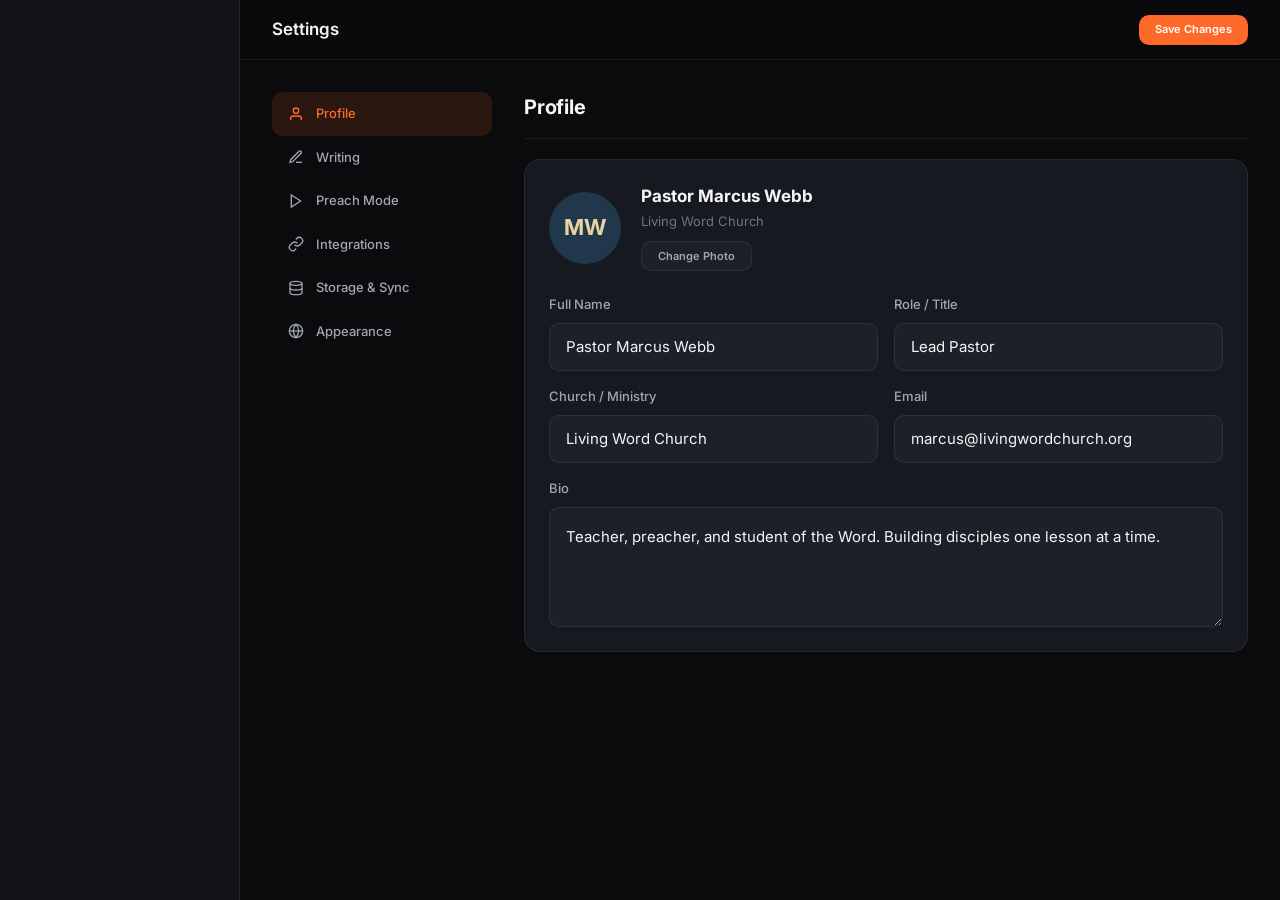
<file: settings.html>
<!DOCTYPE html>
<html lang="en">
<head>
  <meta charset="UTF-8">
  <meta name="viewport" content="width=device-width, initial-scale=1.0">
  <title>Settings | Living Word Studio</title>
  <link rel="icon" href="assets/images/favicon.svg" type="image/svg+xml">
  <link rel="stylesheet" href="assets/css/variables.css">
  <link rel="stylesheet" href="assets/css/base.css">
  <link rel="stylesheet" href="assets/css/layout.css">
  <link rel="stylesheet" href="assets/css/components.css">
  <link rel="stylesheet" href="assets/css/pages.css">
  <link rel="stylesheet" href="assets/css/responsive.css">
</head>
<body>
<div class="app-wrapper">
  <aside id="sidebar" class="sidebar"></aside>

  <main class="main-content">

    <header class="page-header">
      <div class="page-header-title">Settings</div>
      <div class="page-header-actions">
        <button class="btn btn--primary btn--sm" onclick="LWSUtils.toast('Settings saved','success')">Save Changes</button>
      </div>
    </header>

    <div class="page-body">
      <div class="settings-layout">

        <!-- Settings Sidebar Nav -->
        <nav class="settings-sidebar">
          <a class="settings-nav-item active" data-section="profile" href="#profile">
            <svg viewBox="0 0 24 24" fill="none" stroke="currentColor" stroke-width="2"><path d="M20 21v-2a4 4 0 0 0-4-4H8a4 4 0 0 0-4 4v2"/><circle cx="12" cy="7" r="4"/></svg>
            Profile
          </a>
          <a class="settings-nav-item" data-section="writing" href="#writing">
            <svg viewBox="0 0 24 24" fill="none" stroke="currentColor" stroke-width="2"><path d="M12 20h9"/><path d="M16.5 3.5a2.121 2.121 0 0 1 3 3L7 19l-4 1 1-4L16.5 3.5z"/></svg>
            Writing
          </a>
          <a class="settings-nav-item" data-section="preach" href="#preach">
            <svg viewBox="0 0 24 24" fill="none" stroke="currentColor" stroke-width="2"><polygon points="5 3 19 12 5 21 5 3"/></svg>
            Preach Mode
          </a>
          <a class="settings-nav-item" data-section="integrations" href="#integrations">
            <svg viewBox="0 0 24 24" fill="none" stroke="currentColor" stroke-width="2"><path d="M10 13a5 5 0 0 0 7.54.54l3-3a5 5 0 0 0-7.07-7.07l-1.72 1.71"/><path d="M14 11a5 5 0 0 0-7.54-.54l-3 3a5 5 0 0 0 7.07 7.07l1.71-1.71"/></svg>
            Integrations
          </a>
          <a class="settings-nav-item" data-section="storage" href="#storage">
            <svg viewBox="0 0 24 24" fill="none" stroke="currentColor" stroke-width="2"><ellipse cx="12" cy="5" rx="9" ry="3"/><path d="M21 12c0 1.66-4 3-9 3s-9-1.34-9-3"/><path d="M3 5v14c0 1.66 4 3 9 3s9-1.34 9-3V5"/></svg>
            Storage &amp; Sync
          </a>
          <a class="settings-nav-item" data-section="appearance" href="#appearance">
            <svg viewBox="0 0 24 24" fill="none" stroke="currentColor" stroke-width="2"><circle cx="12" cy="12" r="10"/><line x1="2" y1="12" x2="22" y2="12"/><path d="M12 2a15.3 15.3 0 0 1 4 10 15.3 15.3 0 0 1-4 10 15.3 15.3 0 0 1-4-10 15.3 15.3 0 0 1 4-10z"/></svg>
            Appearance
          </a>
        </nav>

        <!-- Settings Content -->
        <div class="settings-content">

          <!-- Profile -->
          <section id="section-profile" class="settings-section">
            <div class="settings-section-title">Profile</div>
            <div class="card" style="margin-bottom:24px;">
              <div style="display:flex;align-items:center;gap:20px;margin-bottom:24px;flex-wrap:wrap;">
                <div class="avatar avatar--xl" id="profile-avatar" style="font-size:22px;background:var(--accent-water-soft);color:var(--accent-gold);">MW</div>
                <div>
                  <div style="font-size:17px;font-weight:700;color:var(--text-primary);">Pastor Marcus Webb</div>
                  <div style="font-size:13px;color:var(--text-muted);margin-top:2px;">Living Word Church</div>
                  <button class="btn btn--secondary btn--sm" style="margin-top:10px;" onclick="LWSUtils.toast('Avatar upload — file input integrates here','default')">Change Photo</button>
                </div>
              </div>
              <div class="grid-2" style="gap:16px;">
                <div class="form-group">
                  <label class="form-label">Full Name</label>
                  <input class="form-input" id="profile-name" type="text" value="Pastor Marcus Webb">
                </div>
                <div class="form-group">
                  <label class="form-label">Role / Title</label>
                  <input class="form-input" id="profile-role" type="text" value="Lead Pastor">
                </div>
                <div class="form-group">
                  <label class="form-label">Church / Ministry</label>
                  <input class="form-input" id="profile-church" type="text" value="Living Word Church">
                </div>
                <div class="form-group">
                  <label class="form-label">Email</label>
                  <input class="form-input" id="profile-email" type="email" value="marcus@livingwordchurch.org">
                </div>
              </div>
              <div class="form-group" style="margin-top:16px;">
                <label class="form-label">Bio</label>
                <textarea class="form-textarea" id="profile-bio" rows="3">Teacher, preacher, and student of the Word. Building disciples one lesson at a time.</textarea>
              </div>
            </div>
          </section>

          <!-- Writing Preferences -->
          <section id="section-writing" class="settings-section" style="display:none;">
            <div class="settings-section-title">Writing Preferences</div>
            <div class="card">
              <div class="settings-row">
                <div class="settings-row-info">
                  <div class="settings-row-label">Default Bible Translation</div>
                  <div class="settings-row-desc">Used when pulling scripture references</div>
                </div>
                <select class="form-input" id="verse-translation" style="width:120px;">
                  <option value="NIV">NIV</option>
                  <option value="ESV">ESV</option>
                  <option value="KJV">KJV</option>
                  <option value="NKJV">NKJV</option>
                  <option value="NLT">NLT</option>
                  <option value="AMP">AMP</option>
                  <option value="MSG">The Message</option>
                </select>
              </div>
              <div class="settings-row">
                <div class="settings-row-info">
                  <div class="settings-row-label">Show Word Count</div>
                  <div class="settings-row-desc">Display word count in the lesson builder</div>
                </div>
                <label class="toggle">
                  <input type="checkbox" id="wordcount-toggle" checked>
                  <div class="toggle-track"><div class="toggle-thumb"></div></div>
                </label>
              </div>
              <div class="settings-row">
                <div class="settings-row-info">
                  <div class="settings-row-label">Spell Check</div>
                  <div class="settings-row-desc">Highlight spelling errors while writing</div>
                </div>
                <label class="toggle">
                  <input type="checkbox" id="spellcheck-toggle" checked>
                  <div class="toggle-track"><div class="toggle-thumb"></div></div>
                </label>
              </div>
              <div class="settings-row">
                <div class="settings-row-info">
                  <div class="settings-row-label">Default Lesson Structure</div>
                  <div class="settings-row-desc">Template applied when creating a new lesson</div>
                </div>
                <select class="form-input" style="width:180px;">
                  <option>Standard (3 Points)</option>
                  <option>Expository</option>
                  <option>Topical</option>
                  <option>Narrative</option>
                  <option>Blank</option>
                </select>
              </div>
            </div>
          </section>

          <!-- Preach Mode Preferences -->
          <section id="section-preach" class="settings-section" style="display:none;">
            <div class="settings-section-title">Preach Mode</div>
            <div class="card">
              <div class="settings-row">
                <div class="settings-row-info">
                  <div class="settings-row-label">Font Size</div>
                  <div class="settings-row-desc">Default text size during delivery</div>
                </div>
                <select class="form-input" id="preach-fontsize" style="width:140px;">
                  <option value="small">Small</option>
                  <option value="medium">Medium</option>
                  <option value="large" selected>Large</option>
                  <option value="xlarge">Extra Large</option>
                </select>
              </div>
              <div class="settings-row">
                <div class="settings-row-info">
                  <div class="settings-row-label">Show Timer</div>
                  <div class="settings-row-desc">Display a stopwatch during preaching</div>
                </div>
                <label class="toggle">
                  <input type="checkbox" id="preach-timer-toggle" checked>
                  <div class="toggle-track"><div class="toggle-thumb"></div></div>
                </label>
              </div>
              <div class="settings-row">
                <div class="settings-row-info">
                  <div class="settings-row-label">Show Speaker Notes</div>
                  <div class="settings-row-desc">Display application notes in Preach Mode</div>
                </div>
                <label class="toggle">
                  <input type="checkbox" id="preach-notes-toggle" checked>
                  <div class="toggle-track"><div class="toggle-thumb"></div></div>
                </label>
              </div>
              <div class="settings-row">
                <div class="settings-row-info">
                  <div class="settings-row-label">Keep Screen Awake</div>
                  <div class="settings-row-desc">Prevent screen sleep during Preach Mode (tablet)</div>
                </div>
                <label class="toggle">
                  <input type="checkbox" id="preach-awake-toggle" checked>
                  <div class="toggle-track"><div class="toggle-thumb"></div></div>
                </label>
              </div>
              <div class="settings-row">
                <div class="settings-row-info">
                  <div class="settings-row-label">Timer Alert</div>
                  <div class="settings-row-desc">Alert when you reach this many minutes</div>
                </div>
                <select class="form-input" style="width:120px;">
                  <option>None</option>
                  <option>30 min</option>
                  <option selected>45 min</option>
                  <option>60 min</option>
                </select>
              </div>
            </div>
          </section>

          <!-- Integrations -->
          <section id="section-integrations" class="settings-section" style="display:none;">
            <div class="settings-section-title">Integrations</div>

            <!-- OpenAI -->
            <div class="integration-card" style="margin-bottom:12px;">
              <div class="integration-logo integration-logo--openai">✦</div>
              <div class="integration-info">
                <div class="integration-name">ChatGPT / OpenAI</div>
                <div class="integration-status" id="openai-status">Not connected</div>
              </div>
              <div style="display:flex;flex-direction:column;gap:8px;align-items:flex-end;">
                <button class="btn btn--primary btn--sm" id="openai-btn" onclick="connectIntegration('openai')">Connect OpenAI</button>
                <span style="font-size:11px;color:var(--text-muted);">GPT-4o</span>
              </div>
            </div>
            <div style="background:var(--bg-soft);border:1px solid var(--border-soft);border-radius:var(--radius-md);padding:12px 16px;margin-bottom:24px;">
              <div class="form-group">
                <label class="form-label" style="font-size:12px;">API Key</label>
                <input class="form-input" type="password" placeholder="sk-…your OpenAI key…" style="font-size:13px;">
              </div>
              <p style="font-size:11px;color:var(--text-muted);margin-top:8px;">Your key is stored locally and never sent to our servers. Used only for AI writing assistance inside the Lesson Builder.</p>
            </div>

            <!-- Notion -->
            <div class="integration-card" style="margin-bottom:12px;">
              <div class="integration-logo integration-logo--notion" style="font-weight:900;font-size:18px;">N</div>
              <div class="integration-info">
                <div class="integration-name">Notion</div>
                <div class="integration-status" id="notion-status">Not connected</div>
              </div>
              <button class="btn btn--secondary btn--sm" id="notion-btn" onclick="connectIntegration('notion')">Connect Notion</button>
            </div>
            <div style="background:var(--bg-soft);border:1px solid var(--border-soft);border-radius:var(--radius-md);padding:12px 16px;margin-bottom:24px;">
              <div class="form-group">
                <label class="form-label" style="font-size:12px;">Integration Token</label>
                <input class="form-input" type="password" placeholder="secret_…" style="font-size:13px;">
              </div>
              <div class="form-group" style="margin-top:10px;">
                <label class="form-label" style="font-size:12px;">Default Export Database</label>
                <input class="form-input" type="text" placeholder="Paste Notion database URL…" style="font-size:13px;">
              </div>
              <div class="settings-row" style="border:none;padding:8px 0 0;">
                <div class="settings-row-info">
                  <div class="settings-row-label" style="font-size:13px;">Auto-sync on lesson complete</div>
                </div>
                <label class="toggle">
                  <input type="checkbox">
                  <div class="toggle-track"><div class="toggle-thumb"></div></div>
                </label>
              </div>
            </div>

            <!-- Google -->
            <div class="integration-card" style="margin-bottom:12px;">
              <div class="integration-logo integration-logo--google" style="font-weight:700;font-size:14px;">G</div>
              <div class="integration-info">
                <div class="integration-name">Google Account</div>
                <div class="integration-status" id="google-status">Not connected</div>
              </div>
              <button class="btn btn--secondary btn--sm" id="google-btn" onclick="connectIntegration('google')">Sign in with Google</button>
            </div>
            <div style="background:var(--bg-soft);border:1px solid var(--border-soft);border-radius:var(--radius-md);padding:12px 16px;margin-bottom:24px;">
              <div class="settings-row" style="border:none;padding:4px 0 8px;">
                <div class="settings-row-info">
                  <div class="settings-row-label" style="font-size:13px;">Cloud sync via Google Drive</div>
                </div>
                <label class="toggle">
                  <input type="checkbox">
                  <div class="toggle-track"><div class="toggle-thumb"></div></div>
                </label>
              </div>
            </div>

            <!-- PDF Export -->
            <div class="integration-card" style="margin-bottom:12px;">
              <div class="integration-logo integration-logo--pdf" style="font-weight:700;font-size:12px;">PDF</div>
              <div class="integration-info">
                <div class="integration-name">PDF Export</div>
                <div class="integration-status connected">Active</div>
              </div>
              <button class="btn btn--secondary btn--sm" onclick="exportAllLessons()">Export All Lessons</button>
            </div>
          </section>

          <!-- Storage -->
          <section id="section-storage" class="settings-section" style="display:none;">
            <div class="settings-section-title">Storage &amp; Sync</div>
            <div class="card" style="margin-bottom:20px;">
              <div style="display:flex;align-items:center;gap:16px;margin-bottom:20px;flex-wrap:wrap;">
                <div class="stat-icon stat-icon--blue">
                  <svg viewBox="0 0 24 24" fill="none" stroke="currentColor" stroke-width="2"><ellipse cx="12" cy="5" rx="9" ry="3"/><path d="M21 12c0 1.66-4 3-9 3s-9-1.34-9-3"/><path d="M3 5v14c0 1.66 4 3 9 3s9-1.34 9-3V5"/></svg>
                </div>
                <div>
                  <div style="font-size:22px;font-weight:700;color:var(--text-primary);">
                    <span id="storage-used">2.4 MB</span>
                    <span style="font-size:14px;color:var(--text-muted);font-weight:400;"> / <span id="storage-limit">500 MB</span></span>
                  </div>
                  <div style="font-size:13px;color:var(--text-muted);">Local Storage Used</div>
                </div>
              </div>
              <div class="progress-bar" style="height:6px;margin-bottom:20px;">
                <div class="progress-bar-fill" style="width:0.5%;"></div>
              </div>
              <div class="settings-row">
                <div class="settings-row-info">
                  <div class="settings-row-label">Offline Mode</div>
                  <div class="settings-row-desc">App works without internet connection</div>
                </div>
                <label class="toggle">
                  <input type="checkbox" id="offline-toggle" checked>
                  <div class="toggle-track"><div class="toggle-thumb"></div></div>
                </label>
              </div>
              <div class="settings-row">
                <div class="settings-row-info">
                  <div class="settings-row-label">Last Cloud Sync</div>
                  <div class="settings-row-desc">Connect Google to enable cloud sync</div>
                </div>
                <div style="font-size:13px;color:var(--text-muted);" id="last-sync">Never</div>
              </div>
              <div class="settings-row" style="border:none;">
                <div class="settings-row-info">
                  <div class="settings-row-label">Clear Local Cache</div>
                  <div class="settings-row-desc">Remove app preferences from this device</div>
                </div>
                <button class="btn btn--secondary btn--sm" onclick="clearCache()">Clear Cache</button>
              </div>
            </div>
          </section>

          <!-- Appearance -->
          <section id="section-appearance" class="settings-section" style="display:none;">
            <div class="settings-section-title">Appearance</div>
            <div class="card">
              <div class="settings-row">
                <div class="settings-row-info">
                  <div class="settings-row-label">Theme</div>
                  <div class="settings-row-desc">Interface color scheme</div>
                </div>
                <select class="form-input" id="theme-select" style="width:140px;">
                  <option value="dark" selected>Dark (Default)</option>
                  <option value="light">Light</option>
                  <option value="deep">Deep Black</option>
                </select>
              </div>
              <div class="settings-row">
                <div class="settings-row-info">
                  <div class="settings-row-label">Accent Color</div>
                  <div class="settings-row-desc">Primary brand color</div>
                </div>
                <select class="form-input" id="accent-select" style="width:140px;">
                  <option value="orange" selected>Ember Orange</option>
                  <option value="gold">Scripture Gold</option>
                  <option value="blue">Deep Blue</option>
                </select>
              </div>
              <div class="settings-row">
                <div class="settings-row-info">
                  <div class="settings-row-label">Animations</div>
                  <div class="settings-row-desc">Fade-in and hover motion effects</div>
                </div>
                <label class="toggle">
                  <input type="checkbox" id="animations-toggle" checked>
                  <div class="toggle-track"><div class="toggle-thumb"></div></div>
                </label>
              </div>
              <div class="settings-row" style="border:none;">
                <div class="settings-row-info">
                  <div class="settings-row-label">Compact Mode</div>
                  <div class="settings-row-desc">Reduce spacing for more content density</div>
                </div>
                <label class="toggle">
                  <input type="checkbox">
                  <div class="toggle-track"><div class="toggle-thumb"></div></div>
                </label>
              </div>
            </div>
          </section>

        </div><!-- /settings-content -->
      </div>
    </div>

    <div class="mobile-nav-spacer"></div>
  </main>

  <nav id="mobile-nav" class="mobile-nav"></nav>
</div>

<script src="assets/js/utils.js"></script>
<script src="assets/js/app.js"></script>
<script src="assets/js/navigation.js"></script>
<script src="assets/js/settings.js"></script>
</body>
</html>
</file>
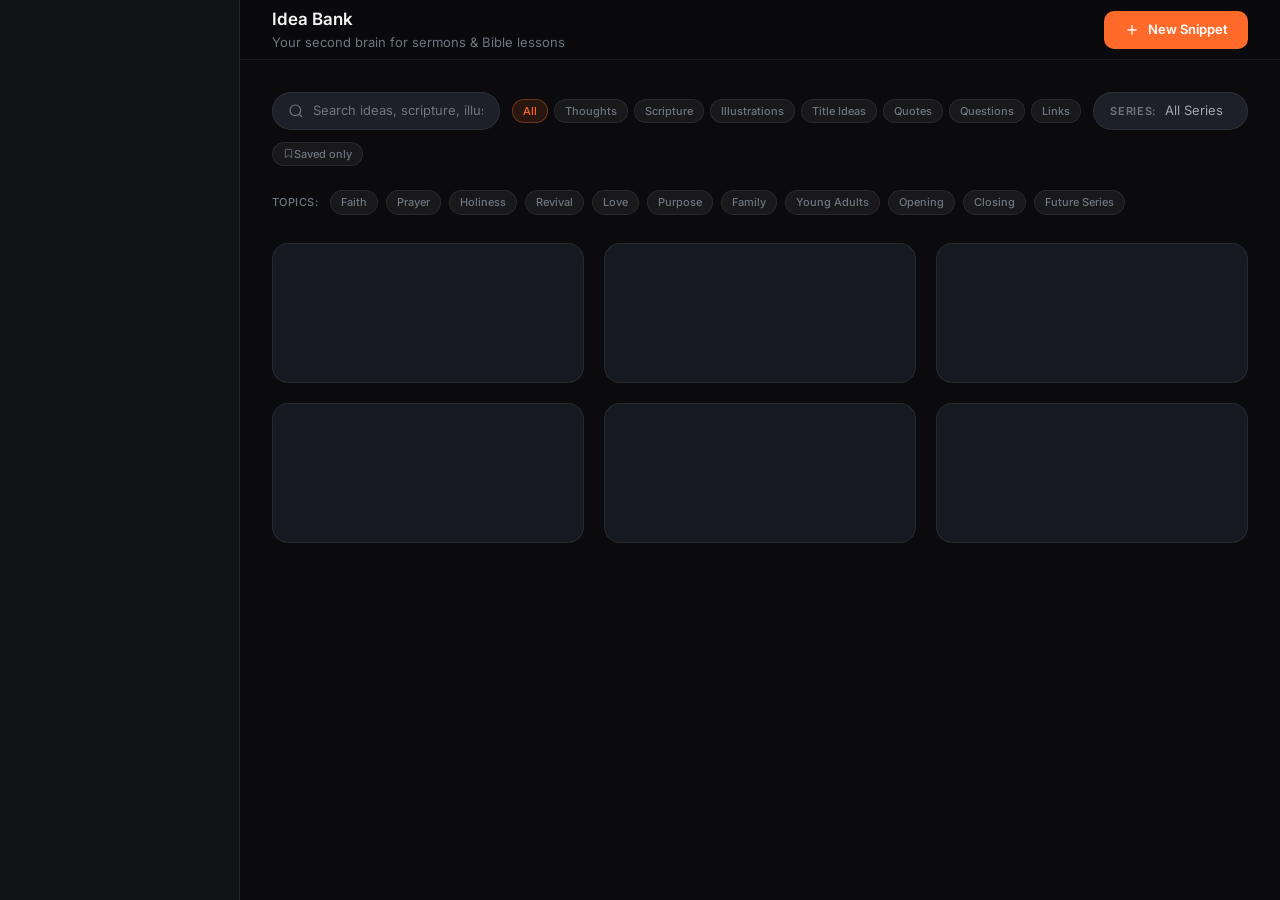
<file: snippets.html>
<!DOCTYPE html>
<html lang="en">
<head>
  <meta charset="UTF-8">
  <meta name="viewport" content="width=device-width, initial-scale=1.0">
  <title>Snippets | Living Word Studio</title>
  <link rel="icon" href="assets/images/favicon.svg" type="image/svg+xml">
  <link rel="stylesheet" href="assets/css/variables.css">
  <link rel="stylesheet" href="assets/css/base.css">
  <link rel="stylesheet" href="assets/css/layout.css">
  <link rel="stylesheet" href="assets/css/components.css">
  <link rel="stylesheet" href="assets/css/pages.css">
  <link rel="stylesheet" href="assets/css/responsive.css">
</head>
<body>
<div class="app-wrapper">
  <aside id="sidebar" class="sidebar"></aside>

  <main class="main-content">

    <header class="page-header">
      <div>
        <div class="page-header-title">Idea Bank</div>
        <div class="page-header-subtitle">Your second brain for sermons &amp; Bible lessons</div>
      </div>
      <div class="page-header-actions">
        <button class="btn btn--primary" id="new-snippet-btn">
          <svg width="14" height="14" viewBox="0 0 24 24" fill="none" stroke="currentColor" stroke-width="2"><line x1="12" y1="5" x2="12" y2="19"/><line x1="5" y1="12" x2="19" y2="12"/></svg>
          New Snippet
        </button>
      </div>
    </header>

    <div class="page-body">

      <!-- Filters -->
      <div class="snippets-filters">
        <div class="search-bar">
          <svg class="search-icon" viewBox="0 0 24 24" fill="none" stroke="currentColor" stroke-width="1.8"><circle cx="11" cy="11" r="8"/><line x1="21" y1="21" x2="16.65" y2="16.65"/></svg>
          <input type="text" id="snippets-search" placeholder="Search ideas, scripture, illustrations…" aria-label="Search snippets">
        </div>

        <!-- Type filter pills -->
        <div style="display:flex;gap:6px;flex-wrap:wrap;">
          <button class="tag active" data-type-filter="all">All</button>
          <button class="tag" data-type-filter="thought">Thoughts</button>
          <button class="tag" data-type-filter="scripture">Scripture</button>
          <button class="tag" data-type-filter="illustration">Illustrations</button>
          <button class="tag" data-type-filter="title-idea">Title Ideas</button>
          <button class="tag" data-type-filter="quote">Quotes</button>
          <button class="tag" data-type-filter="question">Questions</button>
          <button class="tag" data-type-filter="link">Links</button>
        </div>

        <!-- Series filter -->
        <div class="filter-group">
          <span class="filter-label">Series:</span>
          <select class="filter-select" id="series-filter">
            <option value="all">All Series</option>
          </select>
        </div>

        <!-- Saved filter -->
        <button class="tag" id="saved-filter">
          <svg viewBox="0 0 24 24" fill="none" stroke="currentColor" stroke-width="1.8" width="11" height="11"><path d="M19 21l-7-5-7 5V5a2 2 0 0 1 2-2h10a2 2 0 0 1 2 2z"/></svg>
          Saved only
        </button>
      </div>

      <!-- Tags Quick Filter -->
      <div class="tags-row" style="margin-bottom:28px;">
        <span class="text-meta" style="align-self:center;margin-right:4px;">Topics:</span>
        <span class="tag">Faith</span>
        <span class="tag">Prayer</span>
        <span class="tag">Holiness</span>
        <span class="tag">Revival</span>
        <span class="tag">Love</span>
        <span class="tag">Purpose</span>
        <span class="tag">Family</span>
        <span class="tag">Young Adults</span>
        <span class="tag">Opening</span>
        <span class="tag">Closing</span>
        <span class="tag">Future Series</span>
      </div>

      <!-- Snippets Grid -->
      <div class="grid-auto" id="snippets-grid">
        <!-- Rendered by snippets.js -->
        <div class="skeleton skeleton-card"></div>
        <div class="skeleton skeleton-card"></div>
        <div class="skeleton skeleton-card"></div>
        <div class="skeleton skeleton-card"></div>
        <div class="skeleton skeleton-card"></div>
        <div class="skeleton skeleton-card"></div>
      </div>

    </div>

    <div class="mobile-nav-spacer"></div>
  </main>

  <!-- New Snippet Modal -->
  <div id="modal-overlay" class="overlay overlay--hidden" style="display:none;">
    <div class="modal" id="new-snippet-modal" style="display:none;">
      <div class="modal-header">
        <div class="modal-title">New Snippet</div>
        <button class="btn btn--ghost btn--icon-sm" onclick="closeNewSnippet()" aria-label="Close">
          <svg viewBox="0 0 24 24" fill="none" stroke="currentColor" stroke-width="2" width="16" height="16"><line x1="18" y1="6" x2="6" y2="18"/><line x1="6" y1="6" x2="18" y2="18"/></svg>
        </button>
      </div>
      <div class="modal-body">
        <div class="form-group">
          <label class="form-label">Type</label>
          <select class="form-input" id="new-snippet-type">
            <option value="thought">Thought</option>
            <option value="scripture">Scripture</option>
            <option value="illustration">Illustration</option>
            <option value="title-idea">Title Idea</option>
            <option value="quote">Quote</option>
            <option value="question">Question</option>
            <option value="link">Link</option>
          </select>
        </div>
        <div class="form-group">
          <label class="form-label">Title</label>
          <input class="form-input" id="new-snippet-title" type="text" placeholder="Give this idea a clear title…">
        </div>
        <div class="form-group">
          <label class="form-label">Content</label>
          <textarea class="form-textarea" id="new-snippet-content" rows="5" placeholder="Write out the full thought, quote, scripture, or idea…"></textarea>
        </div>
      </div>
      <div class="modal-footer">
        <button class="btn btn--ghost" onclick="closeNewSnippet()">Cancel</button>
        <button class="btn btn--primary" onclick="saveNewSnippet()">Save Snippet</button>
      </div>
    </div>
  </div>

  <nav id="mobile-nav" class="mobile-nav"></nav>
</div>

<script src="assets/js/utils.js"></script>
<script src="assets/js/app.js"></script>
<script src="assets/js/navigation.js"></script>
<script src="assets/js/snippets.js"></script>
</body>
</html>
</file>
<file: assets/css/variables.css>
/* Living Word Studio — Design System Variables */

:root {
  /* ── Background Layers ── */
  --bg-main:     #0B0B0D;
  --bg-soft:     #121317;
  --bg-card:     #171920;
  --bg-elevated: #1D2028;

  /* ── Text ── */
  --text-primary:   #F5F5F5;
  --text-secondary: #A0A6B2;
  --text-muted:     #6E7480;

  /* ── Accent ── */
  --accent-orange:      #FF6A2A;
  --accent-orange-glow: #FF8A4C;
  --accent-orange-dim:  rgba(255, 106, 42, 0.12);

  /* ── Spiritual Tones ── */
  --accent-gold:       #E7D3A1;
  --accent-gold-dim:   rgba(231, 211, 161, 0.12);
  --accent-water:      #1A2A3A;
  --accent-water-soft: #21384C;

  /* ── Semantic Status ── */
  --status-draft:    #6E7480;
  --status-progress: #4A9EFF;
  --status-ready:    #34C759;
  --status-preached: #9B6DFF;
  --status-archived: #5E5E6E;

  /* ── Borders ── */
  --border-soft: rgba(255, 255, 255, 0.07);
  --border-mid:  rgba(255, 255, 255, 0.12);
  --border-glow: rgba(255, 106, 42, 0.35);

  /* ── Shadows ── */
  --shadow-soft: 0 10px 40px rgba(0, 0, 0, 0.35);
  --shadow-hard: 0 4px 16px rgba(0, 0, 0, 0.50);
  --shadow-glow: 0 0 0 1px rgba(255, 106, 42, 0.15), 0 16px 60px rgba(255, 106, 42, 0.10);
  --shadow-card: 0 2px 12px rgba(0, 0, 0, 0.30);

  /* ── Typography ── */
  --font-ui:      "Inter", "SF Pro Text", system-ui, -apple-system, sans-serif;
  --font-display: "Inter", "SF Pro Display", system-ui, -apple-system, sans-serif;
  --font-serif:   "Cormorant Garamond", Georgia, "Times New Roman", serif;

  /* ── Type Scale ── */
  --text-xs:   11px;
  --text-sm:   13px;
  --text-base: 15px;
  --text-md:   17px;
  --text-lg:   20px;
  --text-xl:   24px;
  --text-2xl:  30px;
  --text-3xl:  38px;
  --text-4xl:  48px;
  --text-hero: 64px;

  /* ── Line Heights ── */
  --lh-tight:   1.2;
  --lh-snug:    1.35;
  --lh-normal:  1.5;
  --lh-relaxed: 1.7;

  /* ── Spacing Scale ── */
  --sp-1:  4px;
  --sp-2:  8px;
  --sp-3:  12px;
  --sp-4:  16px;
  --sp-5:  20px;
  --sp-6:  24px;
  --sp-8:  32px;
  --sp-10: 40px;
  --sp-12: 48px;
  --sp-16: 64px;
  --sp-20: 80px;

  /* ── Border Radius ── */
  --radius-sm:   6px;
  --radius-md:   10px;
  --radius-lg:   16px;
  --radius-xl:   22px;
  --radius-2xl:  32px;
  --radius-full: 9999px;

  /* ── Transitions ── */
  --ease-fast: 140ms cubic-bezier(0.4, 0, 0.2, 1);
  --ease-med:  240ms cubic-bezier(0.4, 0, 0.2, 1);
  --ease-slow: 380ms cubic-bezier(0.4, 0, 0.2, 1);

  /* ── Layout ── */
  --sidebar-w:         240px;
  --sidebar-collapsed: 64px;
  --mobile-nav-h:      64px;
  --topbar-h:          60px;
  --content-max:       1200px;
  --panel-w:           320px;

  /* ── Z-Index ── */
  --z-base:    0;
  --z-raised:  10;
  --z-overlay: 100;
  --z-sidebar: 200;
  --z-modal:   300;
  --z-toast:   400;
}
</file>
<file: assets/css/base.css>
/* Living Word Studio — Base Reset & Typography */

@import url('https://fonts.googleapis.com/css2?family=Inter:wght@300;400;500;600;700&family=Cormorant+Garamond:ital,wght@0,400;0,500;0,600;1,400;1,500&display=swap');

*, *::before, *::after {
  box-sizing: border-box;
  margin: 0;
  padding: 0;
}

html {
  font-size: 16px;
  -webkit-text-size-adjust: 100%;
  scroll-behavior: smooth;
}

body {
  font-family: var(--font-ui);
  font-size: var(--text-base);
  line-height: var(--lh-normal);
  color: var(--text-primary);
  background-color: var(--bg-main);
  -webkit-font-smoothing: antialiased;
  -moz-osx-font-smoothing: grayscale;
  min-height: 100vh;
  overflow-x: hidden;
}

/* ── Scrollbar ── */
::-webkit-scrollbar { width: 6px; height: 6px; }
::-webkit-scrollbar-track { background: transparent; }
::-webkit-scrollbar-thumb {
  background: rgba(255, 255, 255, 0.10);
  border-radius: var(--radius-full);
}
::-webkit-scrollbar-thumb:hover {
  background: rgba(255, 255, 255, 0.18);
}

/* ── Links ── */
a {
  color: inherit;
  text-decoration: none;
}

a:hover { color: var(--accent-orange); }

/* ── Images ── */
img, svg {
  display: block;
  max-width: 100%;
}

/* ── Lists ── */
ul, ol { list-style: none; }

/* ── Form Reset ── */
input, textarea, select, button {
  font: inherit;
  color: inherit;
  background: none;
  border: none;
  outline: none;
  appearance: none;
}

button { cursor: pointer; }

textarea { resize: vertical; }

/* ── Focus Visible ── */
:focus-visible {
  outline: 2px solid var(--accent-orange);
  outline-offset: 2px;
  border-radius: var(--radius-sm);
}

/* ── Selection ── */
::selection {
  background: rgba(255, 106, 42, 0.25);
  color: var(--text-primary);
}

/* ── Typography Classes ── */
.text-hero {
  font-family: var(--font-serif);
  font-size: var(--text-hero);
  font-weight: 400;
  line-height: var(--lh-tight);
  letter-spacing: -0.02em;
}

.text-display {
  font-family: var(--font-display);
  font-size: var(--text-4xl);
  font-weight: 700;
  line-height: var(--lh-tight);
  letter-spacing: -0.03em;
}

.text-title {
  font-family: var(--font-display);
  font-size: var(--text-2xl);
  font-weight: 700;
  line-height: var(--lh-snug);
  letter-spacing: -0.02em;
}

.text-section {
  font-family: var(--font-display);
  font-size: var(--text-xl);
  font-weight: 600;
  line-height: var(--lh-snug);
  letter-spacing: -0.01em;
}

.text-card-title {
  font-size: var(--text-md);
  font-weight: 600;
  line-height: var(--lh-snug);
  color: var(--text-primary);
}

.text-body {
  font-size: var(--text-base);
  font-weight: 400;
  line-height: var(--lh-relaxed);
  color: var(--text-secondary);
}

.text-caption {
  font-size: var(--text-sm);
  font-weight: 400;
  line-height: var(--lh-normal);
  color: var(--text-muted);
}

.text-meta {
  font-size: var(--text-xs);
  font-weight: 500;
  line-height: var(--lh-normal);
  color: var(--text-muted);
  letter-spacing: 0.04em;
  text-transform: uppercase;
}

.text-serif {
  font-family: var(--font-serif);
}

.text-orange  { color: var(--accent-orange); }
.text-gold    { color: var(--accent-gold); }
.text-muted   { color: var(--text-muted); }
.text-secondary { color: var(--text-secondary); }

/* ── Utility Classes ── */
.sr-only {
  position: absolute;
  width: 1px;
  height: 1px;
  padding: 0;
  margin: -1px;
  overflow: hidden;
  clip: rect(0, 0, 0, 0);
  white-space: nowrap;
  border: 0;
}

.truncate {
  overflow: hidden;
  text-overflow: ellipsis;
  white-space: nowrap;
}

.line-clamp-2 {
  display: -webkit-box;
  -webkit-line-clamp: 2;
  -webkit-box-orient: vertical;
  overflow: hidden;
}

.line-clamp-3 {
  display: -webkit-box;
  -webkit-line-clamp: 3;
  -webkit-box-orient: vertical;
  overflow: hidden;
}

.divider {
  height: 1px;
  background: var(--border-soft);
  margin: var(--sp-6) 0;
}

.divider--vertical {
  width: 1px;
  background: var(--border-soft);
  align-self: stretch;
}

/* ── Fade-in animation ── */
@keyframes fadeIn {
  from { opacity: 0; transform: translateY(6px); }
  to   { opacity: 1; transform: translateY(0); }
}

@keyframes fadeInFast {
  from { opacity: 0; }
  to   { opacity: 1; }
}

@keyframes pulseGlow {
  0%, 100% { box-shadow: 0 0 0 0 rgba(255, 106, 42, 0); }
  50%       { box-shadow: 0 0 0 4px rgba(255, 106, 42, 0.15); }
}

@keyframes spin {
  to { transform: rotate(360deg); }
}

.animate-fade-in  { animation: fadeIn var(--ease-med) both; }
.animate-fade-in-fast { animation: fadeInFast var(--ease-fast) both; }
.animate-spin     { animation: spin 1s linear infinite; }
</file>
<file: assets/css/layout.css>
/* Living Word Studio — Layout */

/* ── App Shell ── */
.app-wrapper {
  display: flex;
  min-height: 100vh;
  background: var(--bg-main);
}

/* ── Sidebar ── */
.sidebar {
  position: fixed;
  top: 0;
  left: 0;
  width: var(--sidebar-w);
  height: 100vh;
  background: var(--bg-soft);
  border-right: 1px solid var(--border-soft);
  display: flex;
  flex-direction: column;
  z-index: var(--z-sidebar);
  transition: width var(--ease-med), transform var(--ease-med);
  overflow: hidden;
}

.sidebar.collapsed {
  width: var(--sidebar-collapsed);
}

/* ── Sidebar Brand ── */
.sidebar-brand {
  display: flex;
  align-items: center;
  gap: var(--sp-3);
  padding: var(--sp-5) var(--sp-5);
  height: var(--topbar-h);
  border-bottom: 1px solid var(--border-soft);
  flex-shrink: 0;
}

.sidebar-logo {
  width: 32px;
  height: 32px;
  flex-shrink: 0;
  display: flex;
  align-items: center;
  justify-content: center;
}

.sidebar-wordmark {
  display: flex;
  flex-direction: column;
  min-width: 0;
  transition: opacity var(--ease-fast);
}

.sidebar-wordmark .lws-name {
  font-size: var(--text-sm);
  font-weight: 700;
  color: var(--text-primary);
  letter-spacing: -0.01em;
  white-space: nowrap;
}

.sidebar-wordmark .lws-tagline {
  font-size: 10px;
  color: var(--text-muted);
  letter-spacing: 0.03em;
  white-space: nowrap;
}

.sidebar.collapsed .sidebar-wordmark { opacity: 0; pointer-events: none; }

/* ── Sidebar Navigation ── */
.sidebar-nav {
  flex: 1;
  padding: var(--sp-4) var(--sp-3);
  overflow-y: auto;
  overflow-x: hidden;
}

.sidebar-nav-section {
  margin-bottom: var(--sp-6);
}

.sidebar-nav-label {
  font-size: 10px;
  font-weight: 600;
  color: var(--text-muted);
  letter-spacing: 0.08em;
  text-transform: uppercase;
  padding: 0 var(--sp-3);
  margin-bottom: var(--sp-2);
  white-space: nowrap;
  overflow: hidden;
  transition: opacity var(--ease-fast);
}

.sidebar.collapsed .sidebar-nav-label { opacity: 0; }

.nav-item {
  display: flex;
  align-items: center;
  gap: var(--sp-3);
  padding: var(--sp-2) var(--sp-3);
  border-radius: var(--radius-md);
  color: var(--text-secondary);
  font-size: var(--text-sm);
  font-weight: 500;
  white-space: nowrap;
  transition: background var(--ease-fast), color var(--ease-fast);
  cursor: pointer;
  position: relative;
  overflow: hidden;
  text-decoration: none;
}

.nav-item:hover {
  background: rgba(255, 255, 255, 0.05);
  color: var(--text-primary);
}

.nav-item.active {
  background: var(--accent-orange-dim);
  color: var(--accent-orange);
}

.nav-item.active::before {
  content: '';
  position: absolute;
  left: 0;
  top: 20%;
  bottom: 20%;
  width: 2px;
  background: var(--accent-orange);
  border-radius: 0 2px 2px 0;
}

.nav-item .nav-icon {
  width: 18px;
  height: 18px;
  flex-shrink: 0;
  opacity: 0.7;
  transition: opacity var(--ease-fast);
}

.nav-item:hover .nav-icon,
.nav-item.active .nav-icon { opacity: 1; }

.nav-item .nav-label {
  transition: opacity var(--ease-fast);
}

.sidebar.collapsed .nav-label { opacity: 0; }

.nav-item .nav-badge {
  margin-left: auto;
  background: var(--accent-orange);
  color: white;
  font-size: 10px;
  font-weight: 700;
  padding: 1px 6px;
  border-radius: var(--radius-full);
  transition: opacity var(--ease-fast);
}

.sidebar.collapsed .nav-badge { opacity: 0; }

/* ── Sidebar Footer ── */
.sidebar-footer {
  padding: var(--sp-4) var(--sp-3);
  border-top: 1px solid var(--border-soft);
  flex-shrink: 0;
}

.sidebar-profile {
  display: flex;
  align-items: center;
  gap: var(--sp-3);
  padding: var(--sp-2) var(--sp-3);
  border-radius: var(--radius-md);
  cursor: pointer;
  transition: background var(--ease-fast);
}

.sidebar-profile:hover { background: rgba(255, 255, 255, 0.05); }

.sidebar-avatar {
  width: 32px;
  height: 32px;
  border-radius: var(--radius-full);
  background: var(--accent-water-soft);
  display: flex;
  align-items: center;
  justify-content: center;
  font-size: var(--text-sm);
  font-weight: 700;
  color: var(--accent-gold);
  flex-shrink: 0;
  overflow: hidden;
}

.sidebar-avatar img { width: 100%; height: 100%; object-fit: cover; }

.sidebar-profile-info {
  min-width: 0;
  transition: opacity var(--ease-fast);
}

.sidebar-profile-name {
  font-size: var(--text-sm);
  font-weight: 600;
  color: var(--text-primary);
  truncate: true;
  white-space: nowrap;
  overflow: hidden;
  text-overflow: ellipsis;
}

.sidebar-profile-role {
  font-size: 11px;
  color: var(--text-muted);
  white-space: nowrap;
}

.sidebar.collapsed .sidebar-profile-info { opacity: 0; pointer-events: none; }

/* ── Sidebar Toggle ── */
.sidebar-toggle {
  position: absolute;
  top: 50%;
  right: -12px;
  transform: translateY(-50%);
  width: 24px;
  height: 24px;
  border-radius: var(--radius-full);
  background: var(--bg-elevated);
  border: 1px solid var(--border-soft);
  display: flex;
  align-items: center;
  justify-content: center;
  cursor: pointer;
  z-index: 10;
  transition: background var(--ease-fast), opacity var(--ease-fast);
  opacity: 0;
}

.sidebar:hover .sidebar-toggle { opacity: 1; }
.sidebar-toggle:hover { background: var(--bg-elevated); border-color: var(--border-mid); }

.sidebar-toggle svg {
  width: 12px;
  height: 12px;
  color: var(--text-muted);
  transition: transform var(--ease-med);
}

.sidebar.collapsed .sidebar-toggle svg { transform: rotate(180deg); }

/* ── Main Content ── */
.main-content {
  flex: 1;
  margin-left: var(--sidebar-w);
  min-height: 100vh;
  transition: margin-left var(--ease-med);
  background: var(--bg-main);
}

.sidebar.collapsed ~ .main-content {
  margin-left: var(--sidebar-collapsed);
}

/* ── Page Header ── */
.page-header {
  position: sticky;
  top: 0;
  z-index: var(--z-raised);
  background: rgba(11, 11, 13, 0.85);
  backdrop-filter: blur(12px);
  -webkit-backdrop-filter: blur(12px);
  border-bottom: 1px solid var(--border-soft);
  padding: 0 var(--sp-8);
  height: var(--topbar-h);
  display: flex;
  align-items: center;
  gap: var(--sp-4);
}

.page-header-title {
  font-size: var(--text-md);
  font-weight: 600;
  color: var(--text-primary);
}

.page-header-subtitle {
  font-size: var(--text-sm);
  color: var(--text-muted);
}

.page-header-actions {
  display: flex;
  align-items: center;
  gap: var(--sp-3);
  margin-left: auto;
}

/* ── Page Body ── */
.page-body {
  padding: var(--sp-8);
  max-width: var(--content-max);
}

.page-body--full {
  padding: var(--sp-8);
  max-width: none;
}

.page-body--flush {
  padding: 0;
}

/* ── Section Layout ── */
.section-header {
  display: flex;
  align-items: center;
  justify-content: space-between;
  margin-bottom: var(--sp-5);
}

.section-title {
  font-size: var(--text-lg);
  font-weight: 700;
  color: var(--text-primary);
  letter-spacing: -0.01em;
}

.section-subtitle {
  font-size: var(--text-sm);
  color: var(--text-muted);
  margin-top: var(--sp-1);
}

/* ── Grid Layouts ── */
.grid-2 { display: grid; grid-template-columns: repeat(2, 1fr); gap: var(--sp-5); }
.grid-3 { display: grid; grid-template-columns: repeat(3, 1fr); gap: var(--sp-5); }
.grid-4 { display: grid; grid-template-columns: repeat(4, 1fr); gap: var(--sp-5); }
.grid-auto { display: grid; grid-template-columns: repeat(auto-fill, minmax(280px, 1fr)); gap: var(--sp-5); }
.grid-auto-sm { display: grid; grid-template-columns: repeat(auto-fill, minmax(220px, 1fr)); gap: var(--sp-4); }

/* ── Flex Utilities ── */
.flex         { display: flex; }
.flex-col     { display: flex; flex-direction: column; }
.items-center { align-items: center; }
.items-start  { align-items: flex-start; }
.justify-between { justify-content: space-between; }
.justify-center  { justify-content: center; }
.gap-1  { gap: var(--sp-1); }
.gap-2  { gap: var(--sp-2); }
.gap-3  { gap: var(--sp-3); }
.gap-4  { gap: var(--sp-4); }
.gap-5  { gap: var(--sp-5); }
.gap-6  { gap: var(--sp-6); }

/* ── Spacing Utilities ── */
.mt-4  { margin-top: var(--sp-4); }
.mt-6  { margin-top: var(--sp-6); }
.mt-8  { margin-top: var(--sp-8); }
.mb-4  { margin-bottom: var(--sp-4); }
.mb-6  { margin-bottom: var(--sp-6); }
.mb-8  { margin-bottom: var(--sp-8); }

/* ── Mobile Navigation ── */
.mobile-nav {
  display: none;
  position: fixed;
  bottom: 0;
  left: 0;
  right: 0;
  height: var(--mobile-nav-h);
  background: rgba(18, 19, 23, 0.95);
  backdrop-filter: blur(16px);
  -webkit-backdrop-filter: blur(16px);
  border-top: 1px solid var(--border-soft);
  z-index: var(--z-sidebar);
}

.mobile-nav-inner {
  display: flex;
  align-items: stretch;
  height: 100%;
}

.mobile-nav-item {
  flex: 1;
  display: flex;
  flex-direction: column;
  align-items: center;
  justify-content: center;
  gap: 4px;
  color: var(--text-muted);
  font-size: 10px;
  font-weight: 500;
  text-decoration: none;
  transition: color var(--ease-fast);
  cursor: pointer;
  padding-bottom: env(safe-area-inset-bottom, 0);
}

.mobile-nav-item:hover { color: var(--text-secondary); }

.mobile-nav-item.active { color: var(--accent-orange); }

.mobile-nav-item svg {
  width: 22px;
  height: 22px;
}

.mobile-nav-spacer {
  display: none;
  height: var(--mobile-nav-h);
}

/* ── Split Layout (Lesson Builder) ── */
.split-layout {
  display: flex;
  height: calc(100vh - var(--topbar-h));
  overflow: hidden;
}

.split-sidebar {
  width: 220px;
  flex-shrink: 0;
  border-right: 1px solid var(--border-soft);
  background: var(--bg-soft);
  overflow-y: auto;
  padding: var(--sp-4) 0;
}

.split-main {
  flex: 1;
  overflow-y: auto;
  padding: var(--sp-8);
}

.split-panel {
  width: var(--panel-w);
  flex-shrink: 0;
  border-left: 1px solid var(--border-soft);
  background: var(--bg-soft);
  overflow-y: auto;
  transition: width var(--ease-med), opacity var(--ease-med);
}

.split-panel.closed {
  width: 0;
  opacity: 0;
  overflow: hidden;
}

/* ── Overlay / Modal backdrop ── */
.overlay {
  position: fixed;
  inset: 0;
  background: rgba(0, 0, 0, 0.65);
  z-index: var(--z-overlay);
  display: flex;
  align-items: center;
  justify-content: center;
  padding: var(--sp-5);
  animation: fadeInFast var(--ease-fast) both;
}

.overlay--hidden { display: none; }

/* ── Toast / Snackbar ── */
.toast-container {
  position: fixed;
  bottom: var(--sp-6);
  right: var(--sp-6);
  z-index: var(--z-toast);
  display: flex;
  flex-direction: column;
  gap: var(--sp-3);
  pointer-events: none;
}

.toast {
  background: var(--bg-elevated);
  border: 1px solid var(--border-soft);
  border-radius: var(--radius-md);
  padding: var(--sp-3) var(--sp-5);
  color: var(--text-primary);
  font-size: var(--text-sm);
  box-shadow: var(--shadow-hard);
  pointer-events: auto;
  animation: fadeIn var(--ease-fast) both;
}

.toast--success { border-color: rgba(52, 199, 89, 0.3); }
.toast--error   { border-color: rgba(255, 69, 58, 0.3); }
</file>
<file: assets/css/components.css>
/* Living Word Studio — Reusable Components */

/* ══════════════════════════════════════
   CARDS
══════════════════════════════════════ */

.card {
  background: var(--bg-card);
  border: 1px solid var(--border-soft);
  border-radius: var(--radius-lg);
  padding: var(--sp-6);
  transition: border-color var(--ease-fast), transform var(--ease-fast), box-shadow var(--ease-fast);
}

.card:hover {
  border-color: var(--border-mid);
  transform: translateY(-1px);
  box-shadow: var(--shadow-soft);
}

.card--elevated {
  background: var(--bg-elevated);
  box-shadow: var(--shadow-card);
}

.card--glow:hover {
  border-color: var(--border-glow);
  box-shadow: var(--shadow-glow);
}

.card--flat {
  background: var(--bg-soft);
}

.card--water {
  background: var(--accent-water);
  border-color: rgba(255,255,255,0.06);
}

.card--clickable {
  cursor: pointer;
}

.card-inner {
  display: flex;
  flex-direction: column;
  height: 100%;
}

.card-header {
  display: flex;
  align-items: flex-start;
  justify-content: space-between;
  margin-bottom: var(--sp-4);
}

.card-footer {
  margin-top: auto;
  padding-top: var(--sp-4);
  display: flex;
  align-items: center;
  justify-content: space-between;
  gap: var(--sp-3);
}

.card-eyebrow {
  font-size: 10px;
  font-weight: 600;
  letter-spacing: 0.08em;
  text-transform: uppercase;
  color: var(--text-muted);
  margin-bottom: var(--sp-2);
}

.card-title {
  font-size: var(--text-md);
  font-weight: 600;
  color: var(--text-primary);
  letter-spacing: -0.01em;
  line-height: var(--lh-snug);
  margin-bottom: var(--sp-2);
}

.card-subtitle {
  font-size: var(--text-sm);
  color: var(--text-secondary);
  line-height: var(--lh-normal);
}

/* ── Feature Card (Hero) ── */
.card--hero {
  background: linear-gradient(135deg, var(--accent-water) 0%, #0f1e2d 100%);
  border-color: rgba(255, 255, 255, 0.08);
  padding: var(--sp-8);
  position: relative;
  overflow: hidden;
}

.card--hero::before {
  content: '';
  position: absolute;
  top: -40px;
  right: -40px;
  width: 180px;
  height: 180px;
  background: radial-gradient(circle, rgba(255,106,42,0.06) 0%, transparent 70%);
  pointer-events: none;
}

/* ── Verse Card ── */
.verse-card {
  background: linear-gradient(135deg, #0F1C2A 0%, #0B1520 100%);
  border: 1px solid rgba(231, 211, 161, 0.12);
  border-radius: var(--radius-xl);
  padding: var(--sp-8);
  position: relative;
  overflow: hidden;
}

.verse-card::before {
  content: '"';
  position: absolute;
  top: var(--sp-4);
  left: var(--sp-6);
  font-family: var(--font-serif);
  font-size: 80px;
  color: rgba(231, 211, 161, 0.06);
  line-height: 1;
  pointer-events: none;
}

.verse-text {
  font-family: var(--font-serif);
  font-size: var(--text-xl);
  font-style: italic;
  color: var(--accent-gold);
  line-height: var(--lh-relaxed);
  margin-bottom: var(--sp-4);
}

.verse-ref {
  font-size: var(--text-sm);
  font-weight: 600;
  color: rgba(231, 211, 161, 0.6);
  letter-spacing: 0.04em;
}

.verse-theme {
  font-size: 10px;
  font-weight: 600;
  letter-spacing: 0.08em;
  text-transform: uppercase;
  color: var(--accent-orange);
  margin-bottom: var(--sp-4);
}

/* ══════════════════════════════════════
   BUTTONS
══════════════════════════════════════ */

.btn {
  display: inline-flex;
  align-items: center;
  justify-content: center;
  gap: var(--sp-2);
  padding: 0 var(--sp-5);
  height: 38px;
  border-radius: var(--radius-md);
  font-size: var(--text-sm);
  font-weight: 600;
  white-space: nowrap;
  cursor: pointer;
  transition: background var(--ease-fast), color var(--ease-fast), box-shadow var(--ease-fast), transform var(--ease-fast);
  text-decoration: none;
  flex-shrink: 0;
}

.btn:active { transform: scale(0.97); }

.btn svg {
  width: 16px;
  height: 16px;
  flex-shrink: 0;
}

/* Primary */
.btn--primary {
  background: var(--accent-orange);
  color: white;
}
.btn--primary:hover {
  background: var(--accent-orange-glow);
  box-shadow: 0 4px 20px rgba(255, 106, 42, 0.35);
  color: white;
}

/* Secondary */
.btn--secondary {
  background: var(--bg-elevated);
  color: var(--text-secondary);
  border: 1px solid var(--border-soft);
}
.btn--secondary:hover {
  background: rgba(255,255,255,0.07);
  color: var(--text-primary);
  border-color: var(--border-mid);
}

/* Ghost */
.btn--ghost {
  background: transparent;
  color: var(--text-muted);
}
.btn--ghost:hover {
  background: rgba(255,255,255,0.06);
  color: var(--text-secondary);
}

/* Gold */
.btn--gold {
  background: var(--accent-gold-dim);
  color: var(--accent-gold);
  border: 1px solid rgba(231,211,161,0.2);
}
.btn--gold:hover {
  background: rgba(231,211,161,0.18);
  color: var(--accent-gold);
}

/* Sizes */
.btn--sm {
  height: 30px;
  padding: 0 var(--sp-4);
  font-size: var(--text-xs);
}

.btn--lg {
  height: 46px;
  padding: 0 var(--sp-8);
  font-size: var(--text-base);
  border-radius: var(--radius-lg);
}

.btn--icon {
  width: 36px;
  height: 36px;
  padding: 0;
  border-radius: var(--radius-md);
}

.btn--icon-sm {
  width: 28px;
  height: 28px;
  padding: 0;
  border-radius: var(--radius-sm);
}

/* ══════════════════════════════════════
   BADGES & TAGS
══════════════════════════════════════ */

.badge {
  display: inline-flex;
  align-items: center;
  gap: 5px;
  padding: 3px 9px;
  border-radius: var(--radius-full);
  font-size: 11px;
  font-weight: 600;
  letter-spacing: 0.02em;
  white-space: nowrap;
}

.badge::before {
  content: '';
  width: 5px;
  height: 5px;
  border-radius: 50%;
  background: currentColor;
}

.badge--draft    { color: var(--status-draft);    background: rgba(110,116,128,0.15); }
.badge--progress { color: var(--status-progress); background: rgba(74,158,255,0.15);  }
.badge--ready    { color: var(--status-ready);    background: rgba(52,199,89,0.15);   }
.badge--preached { color: var(--status-preached); background: rgba(155,109,255,0.15); }
.badge--archived { color: var(--status-archived); background: rgba(94,94,110,0.15);   }

.tag {
  display: inline-flex;
  align-items: center;
  padding: 3px 10px;
  border-radius: var(--radius-full);
  background: rgba(255,255,255,0.06);
  border: 1px solid var(--border-soft);
  color: var(--text-muted);
  font-size: 11px;
  font-weight: 500;
  cursor: pointer;
  transition: background var(--ease-fast), color var(--ease-fast), border-color var(--ease-fast);
  white-space: nowrap;
}

.tag:hover,
.tag.active {
  background: var(--accent-orange-dim);
  color: var(--accent-orange);
  border-color: var(--border-glow);
}

.tag--gold {
  background: var(--accent-gold-dim);
  border-color: rgba(231,211,161,0.15);
  color: var(--accent-gold);
}

.tags-row {
  display: flex;
  flex-wrap: wrap;
  gap: var(--sp-2);
}

/* ══════════════════════════════════════
   FORM ELEMENTS
══════════════════════════════════════ */

.form-group {
  display: flex;
  flex-direction: column;
  gap: var(--sp-2);
}

.form-label {
  font-size: var(--text-sm);
  font-weight: 500;
  color: var(--text-secondary);
}

.form-input {
  background: var(--bg-elevated);
  border: 1px solid var(--border-soft);
  border-radius: var(--radius-md);
  padding: var(--sp-3) var(--sp-4);
  color: var(--text-primary);
  font-size: var(--text-base);
  transition: border-color var(--ease-fast), box-shadow var(--ease-fast);
  width: 100%;
}

.form-input::placeholder { color: var(--text-muted); }

.form-input:focus {
  border-color: rgba(255, 106, 42, 0.5);
  box-shadow: 0 0 0 3px rgba(255, 106, 42, 0.10);
}

.form-textarea {
  background: var(--bg-elevated);
  border: 1px solid var(--border-soft);
  border-radius: var(--radius-md);
  padding: var(--sp-4);
  color: var(--text-primary);
  font-size: var(--text-base);
  line-height: var(--lh-relaxed);
  width: 100%;
  min-height: 120px;
  transition: border-color var(--ease-fast), box-shadow var(--ease-fast);
}

.form-textarea::placeholder { color: var(--text-muted); }

.form-textarea:focus {
  border-color: rgba(255, 106, 42, 0.5);
  box-shadow: 0 0 0 3px rgba(255, 106, 42, 0.10);
}

/* Search Bar */
.search-bar {
  position: relative;
  display: flex;
  align-items: center;
}

.search-bar .search-icon {
  position: absolute;
  left: var(--sp-4);
  width: 16px;
  height: 16px;
  color: var(--text-muted);
  pointer-events: none;
}

.search-bar input {
  background: var(--bg-elevated);
  border: 1px solid var(--border-soft);
  border-radius: var(--radius-full);
  padding: var(--sp-2) var(--sp-4) var(--sp-2) 40px;
  color: var(--text-primary);
  font-size: var(--text-sm);
  width: 100%;
  transition: border-color var(--ease-fast), box-shadow var(--ease-fast);
}

.search-bar input::placeholder { color: var(--text-muted); }

.search-bar input:focus {
  border-color: var(--border-mid);
  box-shadow: 0 0 0 3px rgba(255, 255, 255, 0.04);
}

/* Toggle / Switch */
.toggle {
  position: relative;
  width: 42px;
  height: 24px;
  flex-shrink: 0;
}

.toggle input { opacity: 0; width: 0; height: 0; }

.toggle-track {
  position: absolute;
  inset: 0;
  background: var(--bg-elevated);
  border: 1px solid var(--border-soft);
  border-radius: var(--radius-full);
  cursor: pointer;
  transition: background var(--ease-fast), border-color var(--ease-fast);
}

.toggle-thumb {
  position: absolute;
  top: 3px;
  left: 3px;
  width: 16px;
  height: 16px;
  border-radius: 50%;
  background: var(--text-muted);
  transition: transform var(--ease-fast), background var(--ease-fast);
}

.toggle input:checked ~ .toggle-track {
  background: var(--accent-orange-dim);
  border-color: var(--border-glow);
}

.toggle input:checked ~ .toggle-track .toggle-thumb {
  transform: translateX(18px);
  background: var(--accent-orange);
}

/* ══════════════════════════════════════
   PROGRESS BAR
══════════════════════════════════════ */

.progress-bar {
  height: 4px;
  background: rgba(255,255,255,0.08);
  border-radius: var(--radius-full);
  overflow: hidden;
}

.progress-bar-fill {
  height: 100%;
  background: var(--accent-orange);
  border-radius: var(--radius-full);
  transition: width var(--ease-slow);
}

.progress-bar-fill--gold { background: var(--accent-gold); }
.progress-bar-fill--blue { background: var(--status-progress); }

/* ══════════════════════════════════════
   AVATAR
══════════════════════════════════════ */

.avatar {
  display: flex;
  align-items: center;
  justify-content: center;
  border-radius: var(--radius-full);
  background: var(--accent-water-soft);
  color: var(--accent-gold);
  font-weight: 700;
  overflow: hidden;
  flex-shrink: 0;
}

.avatar img { width: 100%; height: 100%; object-fit: cover; }

.avatar--sm  { width: 28px; height: 28px; font-size: 11px; }
.avatar--md  { width: 40px; height: 40px; font-size: 14px; }
.avatar--lg  { width: 56px; height: 56px; font-size: 18px; }
.avatar--xl  { width: 72px; height: 72px; font-size: 22px; }

/* ══════════════════════════════════════
   ICON BUTTON / QUICK ACTION
══════════════════════════════════════ */

.quick-action {
  display: flex;
  flex-direction: column;
  align-items: center;
  gap: var(--sp-2);
  padding: var(--sp-4) var(--sp-3);
  border-radius: var(--radius-lg);
  background: var(--bg-elevated);
  border: 1px solid var(--border-soft);
  cursor: pointer;
  transition: background var(--ease-fast), border-color var(--ease-fast), transform var(--ease-fast);
  min-width: 72px;
}

.quick-action:hover {
  background: rgba(255,255,255,0.05);
  border-color: var(--border-mid);
  transform: translateY(-2px);
}

.quick-action .qa-icon {
  width: 36px;
  height: 36px;
  border-radius: var(--radius-md);
  background: var(--accent-orange-dim);
  display: flex;
  align-items: center;
  justify-content: center;
  color: var(--accent-orange);
}

.quick-action .qa-icon svg { width: 18px; height: 18px; }

.quick-action .qa-label {
  font-size: 11px;
  font-weight: 600;
  color: var(--text-secondary);
  text-align: center;
  white-space: nowrap;
}

/* ══════════════════════════════════════
   SNIPPET / IDEA CARD
══════════════════════════════════════ */

.snippet-card {
  background: var(--bg-card);
  border: 1px solid var(--border-soft);
  border-radius: var(--radius-lg);
  padding: var(--sp-5);
  cursor: pointer;
  transition: border-color var(--ease-fast), transform var(--ease-fast), box-shadow var(--ease-fast);
  display: flex;
  flex-direction: column;
  gap: var(--sp-3);
}

.snippet-card:hover {
  border-color: var(--border-mid);
  transform: translateY(-2px);
  box-shadow: var(--shadow-soft);
}

.snippet-type {
  display: inline-flex;
  align-items: center;
  gap: var(--sp-2);
  font-size: 11px;
  font-weight: 600;
  letter-spacing: 0.04em;
  color: var(--accent-orange);
  text-transform: uppercase;
}

.snippet-type svg { width: 12px; height: 12px; }

/* ══════════════════════════════════════
   LESSON LIST ITEM
══════════════════════════════════════ */

.lesson-row {
  display: flex;
  align-items: center;
  gap: var(--sp-4);
  padding: var(--sp-4) var(--sp-5);
  border-radius: var(--radius-md);
  border: 1px solid var(--border-soft);
  background: var(--bg-card);
  cursor: pointer;
  transition: background var(--ease-fast), border-color var(--ease-fast);
}

.lesson-row:hover {
  background: var(--bg-elevated);
  border-color: var(--border-mid);
}

.lesson-row-info { flex: 1; min-width: 0; }

.lesson-row-title {
  font-size: var(--text-base);
  font-weight: 600;
  color: var(--text-primary);
  white-space: nowrap;
  overflow: hidden;
  text-overflow: ellipsis;
}

.lesson-row-meta {
  font-size: var(--text-sm);
  color: var(--text-muted);
  margin-top: 2px;
}

/* ══════════════════════════════════════
   CALENDAR EVENT
══════════════════════════════════════ */

.cal-event {
  display: flex;
  align-items: center;
  gap: var(--sp-4);
  padding: var(--sp-4) var(--sp-5);
  border-radius: var(--radius-md);
  background: var(--bg-elevated);
  border-left: 3px solid var(--accent-orange);
  cursor: pointer;
  transition: background var(--ease-fast);
}

.cal-event:hover { background: rgba(255,255,255,0.05); }

.cal-event--study  { border-left-color: var(--status-progress); }
.cal-event--sunday { border-left-color: var(--accent-orange);   }
.cal-event--youth  { border-left-color: #FF9F0A;                }
.cal-event--podcast{ border-left-color: var(--status-preached); }
.cal-event--prep   { border-left-color: var(--accent-gold);     }

.cal-event-time {
  display: flex;
  flex-direction: column;
  align-items: center;
  min-width: 48px;
  flex-shrink: 0;
}

.cal-event-time .time-day {
  font-size: 20px;
  font-weight: 700;
  color: var(--text-primary);
  line-height: 1;
}

.cal-event-time .time-month {
  font-size: 10px;
  font-weight: 600;
  text-transform: uppercase;
  letter-spacing: 0.08em;
  color: var(--text-muted);
}

.cal-event-info { flex: 1; min-width: 0; }

.cal-event-title {
  font-size: var(--text-base);
  font-weight: 600;
  color: var(--text-primary);
  white-space: nowrap;
  overflow: hidden;
  text-overflow: ellipsis;
}

.cal-event-meta {
  font-size: var(--text-sm);
  color: var(--text-muted);
}

/* ══════════════════════════════════════
   AUTOSAVE INDICATOR
══════════════════════════════════════ */

.autosave-indicator {
  display: inline-flex;
  align-items: center;
  gap: var(--sp-2);
  font-size: var(--text-xs);
  color: var(--text-muted);
}

.autosave-indicator .dot {
  width: 6px;
  height: 6px;
  border-radius: 50%;
  background: var(--status-ready);
  transition: background var(--ease-fast);
}

.autosave-indicator.saving .dot {
  background: var(--status-progress);
  animation: pulseGlow 1s ease infinite;
}

/* ══════════════════════════════════════
   SECTION MODULE (Lesson Builder)
══════════════════════════════════════ */

.lesson-section-module {
  background: var(--bg-card);
  border: 1px solid var(--border-soft);
  border-radius: var(--radius-lg);
  overflow: hidden;
  transition: border-color var(--ease-fast);
}

.lesson-section-module:focus-within {
  border-color: rgba(255,106,42,0.3);
}

.lesson-section-header {
  display: flex;
  align-items: center;
  gap: var(--sp-3);
  padding: var(--sp-4) var(--sp-5);
  background: var(--bg-elevated);
  border-bottom: 1px solid var(--border-soft);
  cursor: pointer;
}

.lesson-section-header:hover { background: rgba(255,255,255,0.04); }

.lesson-section-drag {
  color: var(--text-muted);
  cursor: grab;
  opacity: 0.4;
  transition: opacity var(--ease-fast);
}

.lesson-section-drag:hover { opacity: 0.8; }
.lesson-section-drag svg { width: 14px; height: 14px; }

.lesson-section-num {
  width: 22px;
  height: 22px;
  border-radius: 50%;
  background: var(--accent-orange-dim);
  color: var(--accent-orange);
  font-size: 11px;
  font-weight: 700;
  display: flex;
  align-items: center;
  justify-content: center;
  flex-shrink: 0;
}

.lesson-section-title {
  flex: 1;
  font-size: var(--text-base);
  font-weight: 600;
  color: var(--text-primary);
}

.lesson-section-body {
  padding: var(--sp-5);
  display: flex;
  flex-direction: column;
  gap: var(--sp-4);
}

/* ══════════════════════════════════════
   STAT / WIDGET
══════════════════════════════════════ */

.stat-widget {
  display: flex;
  align-items: flex-start;
  gap: var(--sp-4);
}

.stat-icon {
  width: 40px;
  height: 40px;
  border-radius: var(--radius-md);
  display: flex;
  align-items: center;
  justify-content: center;
  flex-shrink: 0;
}

.stat-icon--orange { background: var(--accent-orange-dim); color: var(--accent-orange); }
.stat-icon--gold   { background: var(--accent-gold-dim);   color: var(--accent-gold);   }
.stat-icon--blue   { background: rgba(74,158,255,0.12);    color: var(--status-progress); }
.stat-icon--green  { background: rgba(52,199,89,0.12);     color: var(--status-ready);    }

.stat-icon svg { width: 20px; height: 20px; }

.stat-value {
  font-size: var(--text-2xl);
  font-weight: 700;
  color: var(--text-primary);
  letter-spacing: -0.02em;
  line-height: 1;
}

.stat-label {
  font-size: var(--text-sm);
  color: var(--text-muted);
  margin-top: 2px;
}

/* ══════════════════════════════════════
   AI PANEL
══════════════════════════════════════ */

.ai-panel {
  padding: var(--sp-5);
  display: flex;
  flex-direction: column;
  gap: var(--sp-4);
}

.ai-panel-header {
  display: flex;
  align-items: center;
  gap: var(--sp-3);
  margin-bottom: var(--sp-2);
}

.ai-chip {
  width: 28px;
  height: 28px;
  border-radius: var(--radius-md);
  background: linear-gradient(135deg, #4A9EFF 0%, #9B6DFF 100%);
  display: flex;
  align-items: center;
  justify-content: center;
  flex-shrink: 0;
}

.ai-chip svg { width: 14px; height: 14px; color: white; }

.ai-panel-title {
  font-size: var(--text-sm);
  font-weight: 700;
  color: var(--text-primary);
}

.ai-panel-sub {
  font-size: 11px;
  color: var(--text-muted);
}

.ai-action-list {
  display: flex;
  flex-direction: column;
  gap: var(--sp-2);
}

.ai-action-btn {
  display: flex;
  align-items: center;
  gap: var(--sp-3);
  padding: var(--sp-3) var(--sp-4);
  border-radius: var(--radius-md);
  background: var(--bg-elevated);
  border: 1px solid var(--border-soft);
  color: var(--text-secondary);
  font-size: var(--text-sm);
  cursor: pointer;
  transition: background var(--ease-fast), border-color var(--ease-fast), color var(--ease-fast);
  text-align: left;
}

.ai-action-btn:hover {
  background: rgba(74, 158, 255, 0.08);
  border-color: rgba(74, 158, 255, 0.25);
  color: var(--text-primary);
}

.ai-action-btn svg {
  width: 14px;
  height: 14px;
  color: var(--status-progress);
  flex-shrink: 0;
}

/* ══════════════════════════════════════
   INTEGRATION CARD
══════════════════════════════════════ */

.integration-card {
  background: var(--bg-card);
  border: 1px solid var(--border-soft);
  border-radius: var(--radius-lg);
  padding: var(--sp-5);
  display: flex;
  align-items: center;
  gap: var(--sp-4);
  transition: border-color var(--ease-fast);
}

.integration-card:hover { border-color: var(--border-mid); }

.integration-logo {
  width: 44px;
  height: 44px;
  border-radius: var(--radius-md);
  display: flex;
  align-items: center;
  justify-content: center;
  font-weight: 800;
  font-size: var(--text-sm);
  flex-shrink: 0;
}

.integration-logo--openai { background: #10A37F; color: white; font-size: 16px; }
.integration-logo--notion { background: white;   color: black; }
.integration-logo--google { background: #4285F4; color: white; font-size: 11px; }
.integration-logo--pdf    { background: #EA4335; color: white; font-size: 11px; }
.integration-logo--cloud  { background: var(--accent-water-soft); color: var(--text-secondary); }

.integration-info { flex: 1; min-width: 0; }

.integration-name {
  font-size: var(--text-base);
  font-weight: 600;
  color: var(--text-primary);
}

.integration-status {
  font-size: var(--text-sm);
  color: var(--text-muted);
  margin-top: 2px;
}

.integration-status.connected { color: var(--status-ready); }

/* ══════════════════════════════════════
   EMPTY STATE
══════════════════════════════════════ */

.empty-state {
  display: flex;
  flex-direction: column;
  align-items: center;
  justify-content: center;
  padding: var(--sp-16) var(--sp-8);
  text-align: center;
  gap: var(--sp-4);
}

.empty-icon {
  width: 56px;
  height: 56px;
  border-radius: var(--radius-xl);
  background: var(--bg-elevated);
  display: flex;
  align-items: center;
  justify-content: center;
  color: var(--text-muted);
}

.empty-icon svg { width: 24px; height: 24px; }

.empty-title {
  font-size: var(--text-lg);
  font-weight: 600;
  color: var(--text-primary);
}

.empty-desc {
  font-size: var(--text-sm);
  color: var(--text-muted);
  max-width: 280px;
  line-height: var(--lh-relaxed);
}

/* ══════════════════════════════════════
   LOADING SKELETON
══════════════════════════════════════ */

@keyframes shimmer {
  0%   { background-position: -400px 0; }
  100% { background-position: 400px 0;  }
}

.skeleton {
  background: linear-gradient(
    90deg,
    rgba(255,255,255,0.04) 25%,
    rgba(255,255,255,0.08) 50%,
    rgba(255,255,255,0.04) 75%
  );
  background-size: 800px 100%;
  animation: shimmer 1.4s ease infinite;
  border-radius: var(--radius-sm);
}

.skeleton-text  { height: 14px; border-radius: var(--radius-full); }
.skeleton-title { height: 20px; border-radius: var(--radius-full); }
.skeleton-card  {
  height: 140px;
  border-radius: var(--radius-lg);
  background: var(--bg-card);
  border: 1px solid var(--border-soft);
}

/* ══════════════════════════════════════
   MODAL
══════════════════════════════════════ */

.modal {
  background: var(--bg-elevated);
  border: 1px solid var(--border-soft);
  border-radius: var(--radius-xl);
  width: 100%;
  max-width: 560px;
  max-height: 80vh;
  overflow-y: auto;
  box-shadow: var(--shadow-soft);
  animation: fadeIn var(--ease-fast) both;
}

.modal-header {
  display: flex;
  align-items: center;
  justify-content: space-between;
  padding: var(--sp-5) var(--sp-6);
  border-bottom: 1px solid var(--border-soft);
}

.modal-title {
  font-size: var(--text-lg);
  font-weight: 700;
  color: var(--text-primary);
}

.modal-body {
  padding: var(--sp-6);
  display: flex;
  flex-direction: column;
  gap: var(--sp-5);
}

.modal-footer {
  padding: var(--sp-5) var(--sp-6);
  border-top: 1px solid var(--border-soft);
  display: flex;
  align-items: center;
  justify-content: flex-end;
  gap: var(--sp-3);
}

/* ══════════════════════════════════════
   TOOLTIP
══════════════════════════════════════ */

[data-tooltip] {
  position: relative;
}

[data-tooltip]::after {
  content: attr(data-tooltip);
  position: absolute;
  bottom: calc(100% + 6px);
  left: 50%;
  transform: translateX(-50%);
  background: var(--bg-elevated);
  border: 1px solid var(--border-soft);
  border-radius: var(--radius-sm);
  padding: 4px 8px;
  font-size: 11px;
  font-weight: 500;
  color: var(--text-secondary);
  white-space: nowrap;
  pointer-events: none;
  opacity: 0;
  transition: opacity var(--ease-fast);
  z-index: var(--z-toast);
}

[data-tooltip]:hover::after { opacity: 1; }

/* ══════════════════════════════════════
   SYNC / STATUS CHIPS
══════════════════════════════════════ */

.sync-chip {
  display: inline-flex;
  align-items: center;
  gap: 5px;
  padding: 3px 9px;
  border-radius: var(--radius-full);
  font-size: 11px;
  font-weight: 600;
  background: rgba(52, 199, 89, 0.10);
  color: var(--status-ready);
  border: 1px solid rgba(52, 199, 89, 0.2);
}

.sync-chip svg { width: 10px; height: 10px; }

.offline-chip {
  display: inline-flex;
  align-items: center;
  gap: 5px;
  padding: 3px 9px;
  border-radius: var(--radius-full);
  font-size: 11px;
  font-weight: 600;
  background: rgba(231, 211, 161, 0.08);
  color: var(--accent-gold);
  border: 1px solid rgba(231, 211, 161, 0.15);
}

.offline-chip svg { width: 10px; height: 10px; }
</file>
<file: assets/css/pages.css>
/* Living Word Studio — Page-Specific Styles */

/* ══════════════════════════════════════
   DASHBOARD
══════════════════════════════════════ */

.dashboard-grid {
  display: grid;
  grid-template-columns: 1fr 340px;
  gap: var(--sp-6);
  align-items: start;
}

.dashboard-main { display: flex; flex-direction: column; gap: var(--sp-6); }
.dashboard-side  { display: flex; flex-direction: column; gap: var(--sp-5); }

/* Greeting */
.greeting-bar {
  display: flex;
  align-items: center;
  justify-content: space-between;
  margin-bottom: var(--sp-6);
}

.greeting-text .greeting-line1 {
  font-size: var(--text-xs);
  text-transform: uppercase;
  letter-spacing: 0.08em;
  color: var(--text-muted);
  font-weight: 600;
}

.greeting-text .greeting-line2 {
  font-size: var(--text-2xl);
  font-weight: 700;
  color: var(--text-primary);
  letter-spacing: -0.02em;
  line-height: var(--lh-tight);
}

.greeting-text .greeting-date {
  font-size: var(--text-sm);
  color: var(--text-muted);
  margin-top: var(--sp-1);
}

/* Continue Writing */
.continue-card {
  position: relative;
  overflow: hidden;
}

.continue-card .lesson-title-display {
  font-family: var(--font-serif);
  font-size: var(--text-xl);
  color: var(--text-primary);
  margin: var(--sp-3) 0 var(--sp-2);
}

.continue-card .last-edited {
  font-size: var(--text-sm);
  color: var(--text-muted);
  margin-bottom: var(--sp-4);
}

.continue-card .progress-label {
  display: flex;
  align-items: center;
  justify-content: space-between;
  font-size: var(--text-xs);
  color: var(--text-muted);
  margin-bottom: var(--sp-2);
}

/* Series Cards */
.series-grid {
  display: grid;
  grid-template-columns: repeat(auto-fill, minmax(200px, 1fr));
  gap: var(--sp-4);
}

.series-card {
  background: var(--bg-card);
  border: 1px solid var(--border-soft);
  border-radius: var(--radius-lg);
  padding: var(--sp-5);
  cursor: pointer;
  transition: all var(--ease-fast);
  position: relative;
  overflow: hidden;
}

.series-card::before {
  content: '';
  position: absolute;
  top: 0;
  left: 0;
  right: 0;
  height: 2px;
  background: var(--series-color, var(--accent-orange));
  opacity: 0.7;
}

.series-card:hover {
  border-color: var(--border-mid);
  transform: translateY(-2px);
  box-shadow: var(--shadow-soft);
}

.series-count {
  font-size: var(--text-xs);
  font-weight: 600;
  text-transform: uppercase;
  letter-spacing: 0.06em;
  color: var(--text-muted);
  margin-bottom: var(--sp-2);
}

.series-name {
  font-size: var(--text-md);
  font-weight: 700;
  color: var(--text-primary);
  letter-spacing: -0.01em;
  margin-bottom: var(--sp-2);
}

.series-desc {
  font-size: var(--text-sm);
  color: var(--text-secondary);
  line-height: var(--lh-normal);
}

/* Quick Capture Bar */
.quick-capture {
  display: flex;
  gap: var(--sp-3);
  align-items: center;
  flex-wrap: wrap;
}

.quick-capture-label {
  font-size: var(--text-xs);
  font-weight: 600;
  text-transform: uppercase;
  letter-spacing: 0.08em;
  color: var(--text-muted);
  flex-shrink: 0;
}

/* Video Thumbnails */
.video-grid {
  display: grid;
  grid-template-columns: repeat(auto-fill, minmax(160px, 1fr));
  gap: var(--sp-4);
}

.video-thumb {
  border-radius: var(--radius-md);
  overflow: hidden;
  background: var(--bg-elevated);
  cursor: pointer;
  transition: transform var(--ease-fast), box-shadow var(--ease-fast);
}

.video-thumb:hover {
  transform: translateY(-2px);
  box-shadow: var(--shadow-soft);
}

.video-thumb-img {
  width: 100%;
  aspect-ratio: 16/9;
  background: linear-gradient(135deg, var(--accent-water) 0%, #0b1520 100%);
  display: flex;
  align-items: center;
  justify-content: center;
  position: relative;
}

.video-thumb-img .play-icon {
  width: 36px;
  height: 36px;
  border-radius: 50%;
  background: rgba(255,255,255,0.15);
  backdrop-filter: blur(4px);
  display: flex;
  align-items: center;
  justify-content: center;
  color: white;
}

.video-thumb-img .play-icon svg { width: 16px; height: 16px; }

.video-thumb-meta {
  padding: var(--sp-3);
}

.video-thumb-title {
  font-size: var(--text-sm);
  font-weight: 600;
  color: var(--text-primary);
  white-space: nowrap;
  overflow: hidden;
  text-overflow: ellipsis;
}

.video-thumb-date {
  font-size: var(--text-xs);
  color: var(--text-muted);
  margin-top: 2px;
}

/* ══════════════════════════════════════
   LESSON BUILDER
══════════════════════════════════════ */

/* Structure Sidebar */
.structure-nav-item {
  display: flex;
  align-items: center;
  gap: var(--sp-3);
  padding: var(--sp-2) var(--sp-4);
  font-size: var(--text-sm);
  color: var(--text-secondary);
  cursor: pointer;
  transition: background var(--ease-fast), color var(--ease-fast);
  border-radius: var(--radius-sm);
  margin: 0 var(--sp-2);
}

.structure-nav-item:hover {
  background: rgba(255,255,255,0.04);
  color: var(--text-primary);
}

.structure-nav-item.active {
  background: var(--accent-orange-dim);
  color: var(--accent-orange);
}

.structure-nav-item .sni-dot {
  width: 6px;
  height: 6px;
  border-radius: 50%;
  background: var(--text-muted);
  flex-shrink: 0;
}

.structure-nav-item.active .sni-dot {
  background: var(--accent-orange);
}

.structure-nav-item .sni-label { flex: 1; }

.structure-nav-item .sni-check {
  color: var(--status-ready);
  opacity: 0;
  transition: opacity var(--ease-fast);
}

.structure-nav-item.done .sni-check { opacity: 1; }

/* Lesson Header */
.lesson-meta-bar {
  display: flex;
  align-items: center;
  gap: var(--sp-4);
  padding: var(--sp-5) var(--sp-8);
  background: var(--bg-soft);
  border-bottom: 1px solid var(--border-soft);
  flex-wrap: wrap;
}

.lesson-title-input {
  flex: 1;
  font-size: var(--text-xl);
  font-weight: 700;
  color: var(--text-primary);
  background: transparent;
  border: none;
  letter-spacing: -0.02em;
  min-width: 200px;
}

.lesson-title-input::placeholder { color: var(--text-muted); }

.lesson-subtitle-input {
  font-size: var(--text-base);
  color: var(--text-secondary);
  background: transparent;
  border: none;
}

.lesson-subtitle-input::placeholder { color: var(--text-muted); }

/* Burden Box */
.burden-box {
  background: linear-gradient(135deg, rgba(26, 42, 58, 0.8) 0%, rgba(11, 11, 13, 0.8) 100%);
  border: 1px solid rgba(231, 211, 161, 0.12);
  border-radius: var(--radius-lg);
  padding: var(--sp-6);
}

.burden-label {
  font-size: 11px;
  font-weight: 600;
  text-transform: uppercase;
  letter-spacing: 0.08em;
  color: var(--accent-gold);
  opacity: 0.7;
  margin-bottom: var(--sp-3);
}

.burden-text {
  font-family: var(--font-serif);
  font-size: var(--text-lg);
  color: var(--accent-gold);
  line-height: var(--lh-relaxed);
  background: transparent;
  border: none;
  width: 100%;
}

.burden-text::placeholder {
  color: rgba(231, 211, 161, 0.3);
  font-style: italic;
}

/* Scripture Reference */
.scripture-ref-input {
  background: var(--bg-elevated);
  border: 1px solid var(--border-soft);
  border-radius: var(--radius-md);
  padding: var(--sp-3) var(--sp-4);
  color: var(--accent-gold);
  font-family: var(--font-serif);
  font-size: var(--text-base);
  font-style: italic;
}

/* Panel Tabs */
.panel-tabs {
  display: flex;
  border-bottom: 1px solid var(--border-soft);
  flex-shrink: 0;
}

.panel-tab {
  flex: 1;
  padding: var(--sp-4) var(--sp-3);
  font-size: 11px;
  font-weight: 600;
  text-transform: uppercase;
  letter-spacing: 0.06em;
  color: var(--text-muted);
  cursor: pointer;
  text-align: center;
  border-bottom: 2px solid transparent;
  transition: color var(--ease-fast), border-color var(--ease-fast);
}

.panel-tab:hover { color: var(--text-secondary); }

.panel-tab.active {
  color: var(--accent-orange);
  border-bottom-color: var(--accent-orange);
}

/* ══════════════════════════════════════
   CALENDAR PAGE
══════════════════════════════════════ */

.calendar-layout {
  display: grid;
  grid-template-columns: 1fr 300px;
  gap: var(--sp-6);
  align-items: start;
}

/* Month Grid */
.cal-month-grid {
  display: grid;
  grid-template-columns: repeat(7, 1fr);
  gap: 1px;
  background: var(--border-soft);
  border-radius: var(--radius-lg);
  overflow: hidden;
}

.cal-day-header {
  background: var(--bg-soft);
  padding: var(--sp-3) var(--sp-2);
  text-align: center;
  font-size: 11px;
  font-weight: 600;
  text-transform: uppercase;
  letter-spacing: 0.06em;
  color: var(--text-muted);
}

.cal-day-cell {
  background: var(--bg-card);
  min-height: 80px;
  padding: var(--sp-2);
  cursor: pointer;
  transition: background var(--ease-fast);
  position: relative;
}

.cal-day-cell:hover { background: var(--bg-elevated); }

.cal-day-cell.today { background: rgba(255,106,42,0.05); }
.cal-day-cell.today .cal-day-num { color: var(--accent-orange); }

.cal-day-cell.other-month { opacity: 0.3; }

.cal-day-num {
  font-size: var(--text-sm);
  font-weight: 600;
  color: var(--text-secondary);
  margin-bottom: var(--sp-1);
}

.cal-day-events {
  display: flex;
  flex-direction: column;
  gap: 2px;
}

.cal-dot-event {
  font-size: 10px;
  font-weight: 500;
  padding: 2px 5px;
  border-radius: 3px;
  white-space: nowrap;
  overflow: hidden;
  text-overflow: ellipsis;
  color: white;
}

.cal-dot-event--sunday  { background: var(--accent-orange); }
.cal-dot-event--study   { background: var(--status-progress); }
.cal-dot-event--prep    { background: var(--accent-water-soft); color: var(--text-secondary); }
.cal-dot-event--youth   { background: #FF9F0A; }
.cal-dot-event--podcast { background: var(--status-preached); }

/* Month Navigation */
.cal-nav {
  display: flex;
  align-items: center;
  justify-content: space-between;
  margin-bottom: var(--sp-5);
}

.cal-nav-month {
  font-size: var(--text-xl);
  font-weight: 700;
  color: var(--text-primary);
  letter-spacing: -0.01em;
}

.cal-view-tabs {
  display: flex;
  background: var(--bg-elevated);
  border-radius: var(--radius-md);
  padding: 3px;
  gap: 2px;
}

.cal-view-tab {
  padding: var(--sp-2) var(--sp-4);
  border-radius: var(--radius-sm);
  font-size: var(--text-sm);
  font-weight: 500;
  color: var(--text-muted);
  cursor: pointer;
  transition: background var(--ease-fast), color var(--ease-fast);
}

.cal-view-tab.active {
  background: var(--bg-card);
  color: var(--text-primary);
}

/* ══════════════════════════════════════
   SNIPPETS PAGE
══════════════════════════════════════ */

.snippets-filters {
  display: flex;
  align-items: center;
  gap: var(--sp-3);
  margin-bottom: var(--sp-6);
  flex-wrap: wrap;
}

.snippets-filters .search-bar { flex: 1; min-width: 200px; }

.filter-group {
  display: flex;
  align-items: center;
  gap: var(--sp-2);
  background: var(--bg-elevated);
  border: 1px solid var(--border-soft);
  border-radius: var(--radius-full);
  padding: var(--sp-2) var(--sp-4);
}

.filter-label {
  font-size: var(--text-xs);
  font-weight: 600;
  text-transform: uppercase;
  letter-spacing: 0.06em;
  color: var(--text-muted);
}

.filter-select {
  background: transparent;
  color: var(--text-secondary);
  font-size: var(--text-sm);
  cursor: pointer;
  padding-right: var(--sp-2);
}

.filter-select option { background: var(--bg-elevated); }

/* ══════════════════════════════════════
   LIBRARY PAGE
══════════════════════════════════════ */

.library-filters {
  display: flex;
  align-items: center;
  gap: var(--sp-4);
  margin-bottom: var(--sp-6);
  flex-wrap: wrap;
}

.library-filters .search-bar { flex: 1; min-width: 240px; }

.lessons-list {
  display: flex;
  flex-direction: column;
  gap: var(--sp-3);
}

.library-section { margin-bottom: var(--sp-10); }

/* ══════════════════════════════════════
   PREACH MODE
══════════════════════════════════════ */

.preach-wrapper {
  min-height: 100vh;
  background: #070709;
  display: flex;
  flex-direction: column;
  margin-left: 0 !important;
}

.preach-topbar {
  display: flex;
  align-items: center;
  justify-content: space-between;
  padding: var(--sp-4) var(--sp-8);
  border-bottom: 1px solid rgba(255,255,255,0.05);
  flex-shrink: 0;
}

.preach-controls {
  display: flex;
  align-items: center;
  gap: var(--sp-3);
}

.preach-timer {
  font-size: var(--text-xl);
  font-weight: 700;
  font-variant-numeric: tabular-nums;
  color: var(--text-muted);
  letter-spacing: 0.04em;
}

.preach-timer.running { color: var(--accent-orange); }

.preach-progress {
  display: flex;
  align-items: center;
  gap: var(--sp-3);
  font-size: var(--text-sm);
  color: var(--text-muted);
}

.preach-progress .progress-bar {
  width: 120px;
}

.preach-content {
  flex: 1;
  max-width: 760px;
  margin: 0 auto;
  padding: var(--sp-12) var(--sp-8);
  width: 100%;
}

.preach-section-label {
  font-size: 11px;
  font-weight: 600;
  text-transform: uppercase;
  letter-spacing: 0.12em;
  color: var(--accent-orange);
  margin-bottom: var(--sp-4);
}

.preach-title {
  font-family: var(--font-serif);
  font-size: 48px;
  font-weight: 500;
  color: var(--text-primary);
  line-height: var(--lh-tight);
  letter-spacing: -0.02em;
  margin-bottom: var(--sp-8);
}

.preach-scripture {
  font-family: var(--font-serif);
  font-size: var(--text-xl);
  font-style: italic;
  color: var(--accent-gold);
  line-height: var(--lh-relaxed);
  border-left: 3px solid rgba(231,211,161,0.25);
  padding: var(--sp-4) var(--sp-6);
  margin-bottom: var(--sp-8);
  background: rgba(231,211,161,0.03);
  border-radius: 0 var(--radius-md) var(--radius-md) 0;
}

.preach-point {
  font-size: var(--text-xl);
  font-weight: 600;
  color: var(--text-primary);
  line-height: var(--lh-relaxed);
  margin-bottom: var(--sp-6);
}

.preach-notes {
  font-size: var(--text-base);
  color: var(--text-secondary);
  line-height: var(--lh-relaxed);
  border-left: 2px solid var(--border-soft);
  padding-left: var(--sp-5);
  font-style: italic;
}

.preach-nav-bar {
  display: flex;
  align-items: center;
  justify-content: space-between;
  padding: var(--sp-5) var(--sp-8);
  border-top: 1px solid rgba(255,255,255,0.05);
  flex-shrink: 0;
}

.preach-nav-sections {
  display: flex;
  gap: var(--sp-2);
}

.preach-nav-dot {
  width: 8px;
  height: 8px;
  border-radius: 50%;
  background: rgba(255,255,255,0.15);
  cursor: pointer;
  transition: background var(--ease-fast), transform var(--ease-fast);
}

.preach-nav-dot.active {
  background: var(--accent-orange);
  transform: scale(1.3);
}

.preach-font-controls {
  display: flex;
  align-items: center;
  gap: var(--sp-2);
}

/* ══════════════════════════════════════
   SETTINGS PAGE
══════════════════════════════════════ */

.settings-layout {
  display: grid;
  grid-template-columns: 220px 1fr;
  gap: var(--sp-8);
  align-items: start;
}

.settings-sidebar {
  position: sticky;
  top: calc(var(--topbar-h) + var(--sp-8));
}

.settings-nav-item {
  display: flex;
  align-items: center;
  gap: var(--sp-3);
  padding: var(--sp-3) var(--sp-4);
  border-radius: var(--radius-md);
  font-size: var(--text-sm);
  font-weight: 500;
  color: var(--text-secondary);
  cursor: pointer;
  transition: background var(--ease-fast), color var(--ease-fast);
  text-decoration: none;
}

.settings-nav-item:hover {
  background: rgba(255,255,255,0.05);
  color: var(--text-primary);
}

.settings-nav-item.active {
  background: var(--accent-orange-dim);
  color: var(--accent-orange);
}

.settings-nav-item svg { width: 16px; height: 16px; flex-shrink: 0; }

.settings-content {
  display: flex;
  flex-direction: column;
  gap: var(--sp-8);
}

.settings-section-title {
  font-size: var(--text-lg);
  font-weight: 700;
  color: var(--text-primary);
  margin-bottom: var(--sp-5);
  letter-spacing: -0.01em;
  padding-bottom: var(--sp-4);
  border-bottom: 1px solid var(--border-soft);
}

.settings-row {
  display: flex;
  align-items: center;
  justify-content: space-between;
  gap: var(--sp-6);
  padding: var(--sp-4) 0;
  border-bottom: 1px solid var(--border-soft);
}

.settings-row:last-child { border-bottom: none; }

.settings-row-info { flex: 1; }

.settings-row-label {
  font-size: var(--text-base);
  font-weight: 500;
  color: var(--text-primary);
}

.settings-row-desc {
  font-size: var(--text-sm);
  color: var(--text-muted);
  margin-top: 2px;
}

.settings-row-control { flex-shrink: 0; }

/* ══════════════════════════════════════
   404 PAGE
══════════════════════════════════════ */

.error-page {
  min-height: 100vh;
  display: flex;
  flex-direction: column;
  align-items: center;
  justify-content: center;
  text-align: center;
  padding: var(--sp-8);
  background: var(--bg-main);
}

.error-code {
  font-family: var(--font-serif);
  font-size: 120px;
  color: rgba(255, 106, 42, 0.15);
  line-height: 1;
  font-weight: 400;
  margin-bottom: var(--sp-6);
}

.error-title {
  font-size: var(--text-2xl);
  font-weight: 700;
  color: var(--text-primary);
  letter-spacing: -0.02em;
  margin-bottom: var(--sp-4);
}

.error-message {
  font-size: var(--text-base);
  color: var(--text-secondary);
  max-width: 420px;
  line-height: var(--lh-relaxed);
  margin-bottom: var(--sp-8);
}
</file>
<file: assets/css/responsive.css>
/* Living Word Studio — Responsive Design */

/* ══════════════════════════════════════
   BREAKPOINTS
   sm:  640px
   md:  768px
   lg:  1024px
   xl:  1280px
══════════════════════════════════════ */

/* ── Tablet (≤1024px) ── */
@media (max-width: 1024px) {
  /* Dashboard */
  .dashboard-grid {
    grid-template-columns: 1fr;
  }

  .dashboard-side {
    display: grid;
    grid-template-columns: repeat(2, 1fr);
    gap: var(--sp-5);
  }

  /* Lesson Builder Split */
  .split-sidebar {
    width: 180px;
  }

  .split-panel {
    width: 260px;
  }

  /* Calendar */
  .calendar-layout {
    grid-template-columns: 1fr;
  }

  /* Settings */
  .settings-layout {
    grid-template-columns: 1fr;
  }

  .settings-sidebar {
    position: static;
    display: flex;
    flex-direction: row;
    flex-wrap: wrap;
    gap: var(--sp-2);
    background: var(--bg-soft);
    border: 1px solid var(--border-soft);
    border-radius: var(--radius-lg);
    padding: var(--sp-4);
    margin-bottom: var(--sp-4);
  }

  .settings-nav-item {
    flex: none;
    padding: var(--sp-2) var(--sp-3);
    font-size: var(--text-xs);
  }
}

/* ── Mobile (≤768px) ── */
@media (max-width: 768px) {
  /* Hide Desktop Sidebar */
  .sidebar {
    transform: translateX(calc(-1 * var(--sidebar-w)));
    width: var(--sidebar-w) !important;
    box-shadow: var(--shadow-soft);
  }

  .sidebar.mobile-open {
    transform: translateX(0);
  }

  .sidebar-overlay {
    display: block;
    position: fixed;
    inset: 0;
    background: rgba(0,0,0,0.6);
    z-index: calc(var(--z-sidebar) - 1);
    opacity: 0;
    pointer-events: none;
    transition: opacity var(--ease-med);
  }

  .sidebar.mobile-open ~ .sidebar-overlay { opacity: 1; pointer-events: auto; }

  /* Main content full width on mobile */
  .main-content {
    margin-left: 0 !important;
  }

  /* Show Mobile Nav */
  .mobile-nav { display: flex; }
  .mobile-nav-spacer { display: block; }

  /* Page body */
  .page-header {
    padding: 0 var(--sp-5);
  }

  .page-body,
  .page-body--full {
    padding: var(--sp-5);
  }

  /* Dashboard */
  .dashboard-grid {
    grid-template-columns: 1fr;
  }

  .dashboard-side {
    grid-template-columns: 1fr;
  }

  /* Grids */
  .grid-2,
  .grid-3,
  .grid-4 {
    grid-template-columns: 1fr;
  }

  .grid-auto {
    grid-template-columns: 1fr;
  }

  /* Series */
  .series-grid {
    grid-template-columns: repeat(2, 1fr);
  }

  /* Quick Capture */
  .quick-capture {
    overflow-x: auto;
    flex-wrap: nowrap;
    padding-bottom: var(--sp-2);
  }

  /* Video Grid */
  .video-grid {
    grid-template-columns: repeat(2, 1fr);
  }

  /* Calendar */
  .calendar-layout {
    grid-template-columns: 1fr;
  }

  .cal-day-cell {
    min-height: 56px;
  }

  .cal-dot-event { display: none; }

  .cal-day-cell.has-event::after {
    content: '';
    width: 4px;
    height: 4px;
    border-radius: 50%;
    background: var(--accent-orange);
    position: absolute;
    bottom: 4px;
    left: 50%;
    transform: translateX(-50%);
  }

  /* Lesson Builder — stack panels vertically */
  .split-layout {
    flex-direction: column;
    height: auto;
  }

  .split-sidebar {
    width: 100%;
    height: auto;
    border-right: none;
    border-bottom: 1px solid var(--border-soft);
    overflow: auto;
    padding: var(--sp-3) var(--sp-4);
    display: flex;
    gap: var(--sp-2);
    overflow-x: auto;
  }

  .structure-nav-item {
    white-space: nowrap;
    flex-shrink: 0;
  }

  .split-main {
    padding: var(--sp-5);
    overflow: visible;
  }

  .split-panel {
    width: 100%;
    border-left: none;
    border-top: 1px solid var(--border-soft);
  }

  .split-panel.closed {
    display: none;
  }

  .lesson-meta-bar {
    padding: var(--sp-4) var(--sp-5);
  }

  .lesson-title-input {
    font-size: var(--text-xl);
  }

  /* Snippets */
  .snippets-filters {
    flex-direction: column;
    align-items: stretch;
  }

  .filter-group { width: 100%; }

  /* Library */
  .library-filters {
    flex-direction: column;
    align-items: stretch;
  }

  /* Preach Mode */
  .preach-content {
    padding: var(--sp-8) var(--sp-5);
  }

  .preach-title {
    font-size: var(--text-3xl);
  }

  .preach-scripture {
    font-size: var(--text-lg);
  }

  .preach-point {
    font-size: var(--text-lg);
  }

  .preach-topbar {
    padding: var(--sp-3) var(--sp-5);
  }

  .preach-nav-bar {
    padding: var(--sp-4) var(--sp-5);
  }

  /* Settings */
  .settings-layout {
    grid-template-columns: 1fr;
  }

  /* Greeting */
  .greeting-text .greeting-line2 {
    font-size: var(--text-xl);
  }

  /* Verse */
  .verse-text {
    font-size: var(--text-lg);
  }

  /* Modal */
  .modal {
    max-width: 100%;
    border-radius: var(--radius-xl) var(--radius-xl) 0 0;
    position: fixed;
    bottom: 0;
    left: 0;
    right: 0;
    max-height: 85vh;
  }

  .overlay {
    align-items: flex-end;
    padding: 0;
  }

  /* Toast */
  .toast-container {
    bottom: calc(var(--mobile-nav-h) + var(--sp-4));
    left: var(--sp-4);
    right: var(--sp-4);
  }

  /* Integration cards */
  .integration-card {
    flex-direction: column;
    align-items: flex-start;
  }
}

/* ── Small Mobile (≤480px) ── */
@media (max-width: 480px) {
  .series-grid {
    grid-template-columns: 1fr;
  }

  .video-grid {
    grid-template-columns: 1fr;
  }

  .quick-action {
    min-width: 64px;
  }

  .preach-title {
    font-size: var(--text-2xl);
  }

  .cal-month-grid {
    font-size: var(--text-xs);
  }
}

/* ── Desktop Large (≥1280px) ── */
@media (min-width: 1280px) {
  .dashboard-grid {
    grid-template-columns: 1fr 380px;
  }

  .split-panel {
    width: 360px;
  }
}

/* ── iPad / Tablet Landscape (Preach Mode Optimized) ── */
@media (min-width: 768px) and (max-width: 1024px) {
  .preach-content {
    padding: var(--sp-12) var(--sp-10);
    max-width: 100%;
  }

  .preach-title {
    font-size: 52px;
  }

  .preach-scripture {
    font-size: var(--text-xl);
  }

  .preach-point {
    font-size: var(--text-xl);
  }

  .preach-topbar,
  .preach-nav-bar {
    padding: var(--sp-5) var(--sp-8);
  }
}

/* ── Print / Export ── */
@media print {
  .sidebar,
  .mobile-nav,
  .page-header,
  .btn {
    display: none !important;
  }

  .main-content {
    margin-left: 0 !important;
  }

  body {
    background: white;
    color: black;
  }

  .card {
    border: 1px solid #ddd;
    background: white;
  }
}

/* ── Reduced Motion ── */
@media (prefers-reduced-motion: reduce) {
  *,
  *::before,
  *::after {
    animation-duration: 0.01ms !important;
    animation-iteration-count: 1 !important;
    transition-duration: 0.01ms !important;
  }
}
</file>
